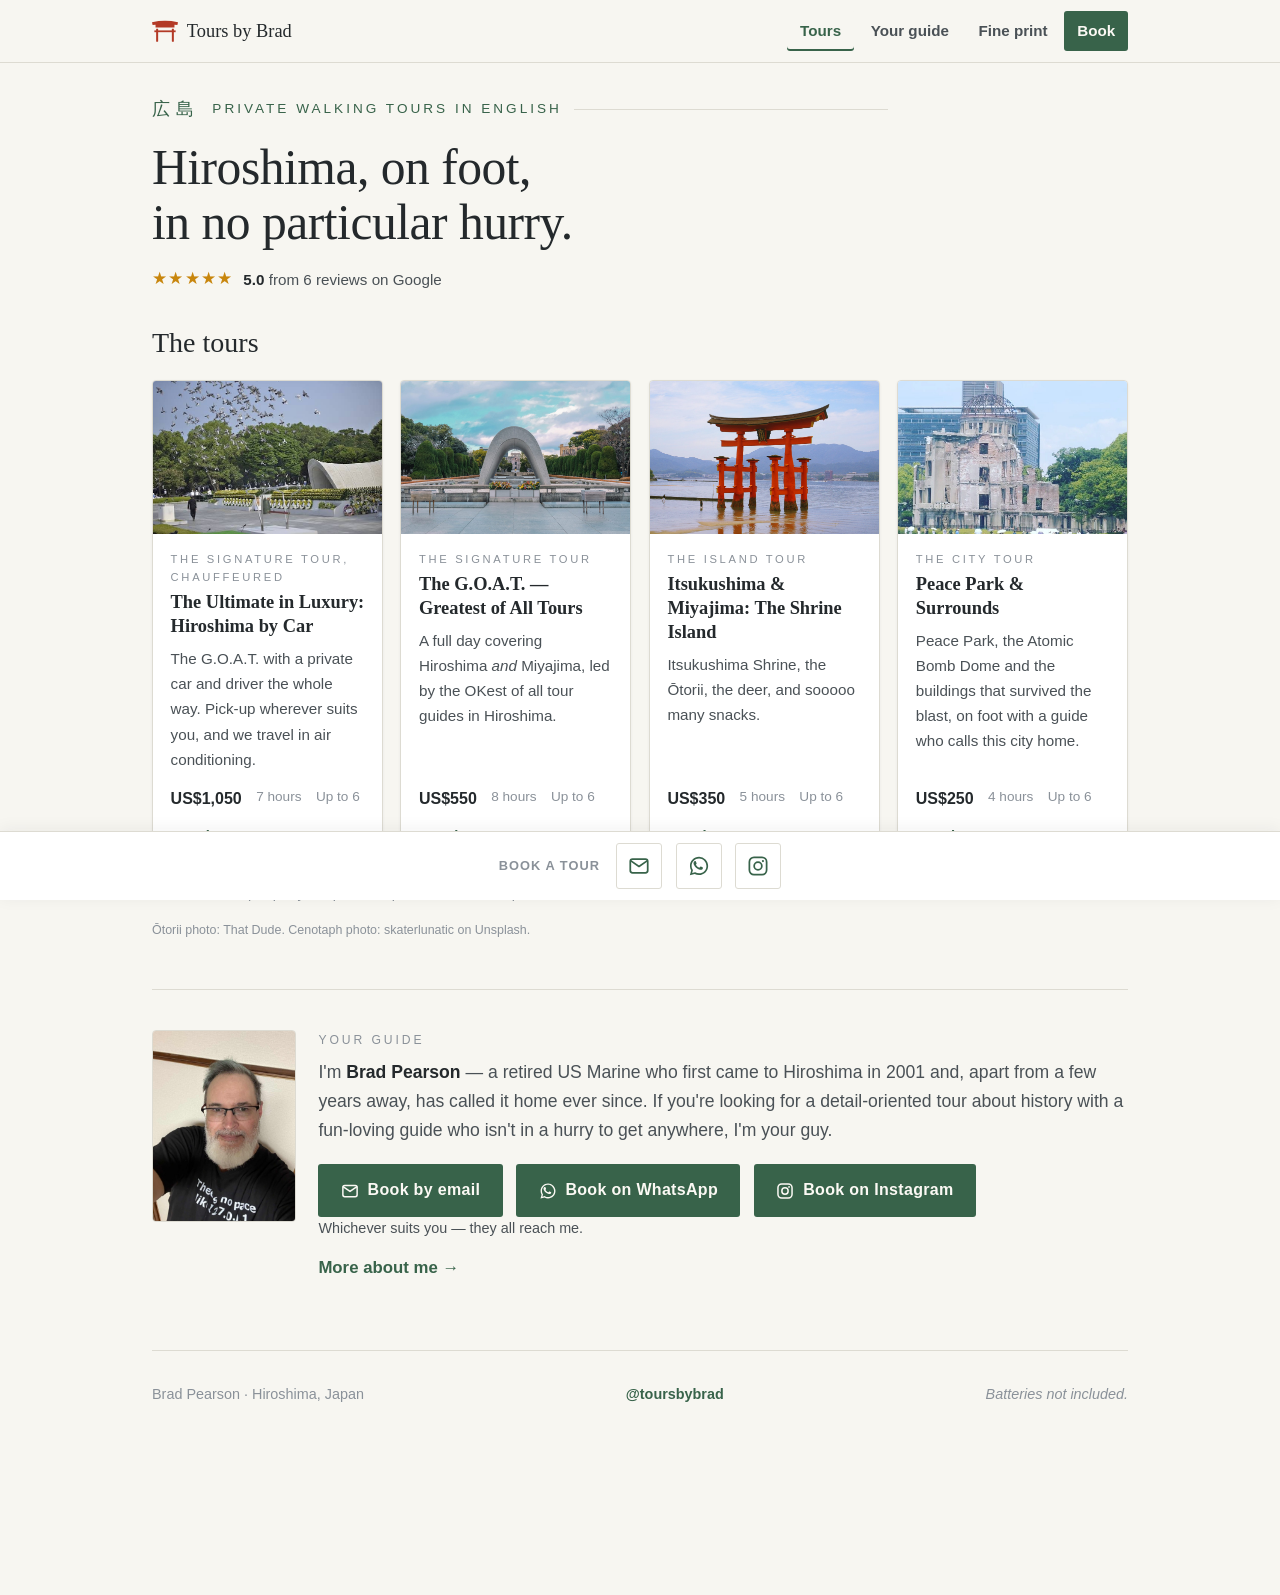
<file: index.html>
<!doctype html>
<html lang="en">
<head>
<meta charset="utf-8">
<meta name="viewport" content="width=device-width, initial-scale=1, viewport-fit=cover">
<title>Brad Pearson — Hiroshima Walking Tours</title>
<meta name="description" content="Private English-language walking tours of Hiroshima with Brad Pearson — retired US Marine, longtime resident, and detail-oriented history guide in no particular hurry.">
<meta property="og:title" content="Brad Pearson — Hiroshima Walking Tours">
<meta property="og:description" content="Private English-language walking tours of Hiroshima with Brad Pearson — retired US Marine, longtime resident, and detail-oriented history guide in no particular hurry.">
<meta property="og:type" content="website">
<meta property="og:image" content="https://toursbybrad.com/img/cenotaph.jpg">
<link rel="icon" href="data:image/svg+xml,%3Csvg xmlns='http://www.w3.org/2000/svg' viewBox='0 0 100 100'%3E%3Ctext y='.9em' font-size='90'%3E%E2%9B%A9%EF%B8%8F%3C/text%3E%3C/svg%3E">
<link rel="stylesheet" href="style.css">
  <!-- Umami Cloud: cookieless analytics, no consent banner required. -->
  <script defer src="https://cloud.umami.is/script.js" data-website-id="c7f4d0e9-4884-4bb6-a9c8-1163d4019874"></script>
</head>
<body>
<header class="topbar">
  <div class="topbar-inner">
    <a class="brand" href="index.html"><svg width="26" height="22" viewBox="0 0 44 36" fill="currentColor" aria-hidden="true"><path d="M0 3 Q22 -2 44 3 L43 8 L38 7.6 L38 12 L6 12 L6 7.6 L1 8 Z"/><rect x="7" y="14" width="3.4" height="22" rx="0.5"/><rect x="33.6" y="14" width="3.4" height="22" rx="0.5"/><rect x="4" y="17" width="36" height="3"/></svg>Tours by Brad</a>
    <nav aria-label="Site menu">
    <ul class="menu">
      <li><a href="index.html#tours" aria-current="page">Tours</a></li>
      <li><a href="about.html">Your guide</a></li>
      <li><a href="book.html#fine-print">Fine print</a></li>
      <li class="menu-book"><a href="book.html#book">Book</a></li>
    </ul>
    </nav>
  </div>
</header>

<div class="page-wide">

<header class="hero compact">
    <div class="eyebrow"><span class="kanji">広島</span><span>Private walking tours in English</span></div>
    <h1>Hiroshima, on foot,<br>in no particular hurry.</h1>
    <p class="rating">
      <span class="rating-stars" aria-hidden="true">★★★★★</span>
      <span><strong>5.0</strong> from 6 reviews on Google</span>
    </p>
    </header>

  <section id="tours">
    <div class="section-head"><h2>The tours</h2></div>
    <div class="tour-grid">
      <a class="tour-card" href="car.html">
        <img src="img/peace-bell-doves.jpg" alt="Doves rising over Peace Memorial Park" loading="lazy" width="640" height="480">
        <div class="tour-card-body">
          <div class="stop-label">The signature tour, chauffeured</div>
          <h3>The Ultimate in Luxury: Hiroshima by Car</h3>
          <p>The G.O.A.T. with a private car and driver the whole way. Pick-up wherever suits you, and we travel in air conditioning.</p>
          <div class="tour-meta"><span class="price">US$1,050</span><span>7 hours</span><span>Up to 6</span></div>
          <div class="tour-more">See the tour &rarr;</div>
        </div>
      </a>
      <a class="tour-card" href="goat.html">
        <img src="img/cenotaph.jpg" alt="The Cenotaph in Peace Memorial Park, framing the Atomic Bomb Dome" loading="lazy" width="640" height="480">
        <div class="tour-card-body">
          <div class="stop-label">The signature tour</div>
          <h3>The G.O.A.T. — Greatest of All Tours</h3>
          <p>A full day covering Hiroshima <em>and</em> Miyajima, led by the OKest of all tour guides in Hiroshima.</p>
          <div class="tour-meta"><span class="price">US$550</span><span>8 hours</span><span>Up to 6</span></div>
          <div class="tour-more">See the tour &rarr;</div>
        </div>
      </a>
      <a class="tour-card" href="shrine-island.html">
        <img src="img/otorii-colour.jpg" alt="The red Ōtorii standing in the water off Miyajima at low tide" loading="lazy" width="640" height="480">
        <div class="tour-card-body">
          <div class="stop-label">The island tour</div>
          <h3>Itsukushima &amp; Miyajima: The Shrine Island</h3>
          <p>Itsukushima Shrine, the Ōtorii, the deer, and sooooo many snacks.</p>
          <div class="tour-meta"><span class="price">US$350</span><span>5 hours</span><span>Up to 6</span></div>
          <div class="tour-more">See the tour &rarr;</div>
        </div>
      </a>
      <a class="tour-card" href="peace-park.html">
        <img src="img/abomb-dome.jpg" alt="The Atomic Bomb Dome seen across the river" loading="lazy" width="640" height="480">
        <div class="tour-card-body">
          <div class="stop-label">The city tour</div>
          <h3>Peace Park &amp; Surrounds</h3>
          <p>Peace Park, the Atomic Bomb Dome and the buildings that survived the blast, on foot with a guide who calls this city home.</p>
          <div class="tour-meta"><span class="price">US$250</span><span>4 hours</span><span>Up to 6</span></div>
          <div class="tour-more">See the tour &rarr;</div>
        </div>
      </a>
    </div>
    <p class="cta-note">Prices are flat, per party of up to 6. Tap a tour for the full plan.</p>
    <p class="photo-credit">Ōtorii photo: That Dude. Cenotaph photo: skaterlunatic on Unsplash.</p>
  </section>

  <section class="guide">
    <img src="img/brad.jpg" alt="Brad Pearson" loading="lazy" width="900" height="1200">
    <div>
      <div class="stop-label">Your guide</div>
    <p class="lede">
      I'm <strong>Brad Pearson</strong> — a retired US Marine who first came to
      Hiroshima in 2001 and, apart from a few years away, has called it home
      ever since. If you're looking for a
      detail-oriented tour about history with a fun-loving guide who isn't in a
      hurry to get anywhere, I'm your guy.
    </p>
    <div class="cta-row">
      <a class="btn-book" href="mailto:jrflippp@gmail.com?subject=Tour%20enquiry&body=Hi%20Brad%2C%0A%0AWhen%20I%27m%20looking%20to%20come%20to%20Hiroshima%3A%0A%0AHow%20many%20people%20are%20in%20my%20party%3A%0A%0AWhich%20tour%20I%27m%20interested%20in%3A%0A%0AMy%20favorite%20color%3A%0A%0A"><svg viewBox="0 0 24 24" fill="none" stroke="currentColor" stroke-width="2" stroke-linecap="round" stroke-linejoin="round" aria-hidden="true"><rect x="2.5" y="4.5" width="19" height="15" rx="2.5"/><path d="m3.2 6.4 8.8 6.1 8.8-6.1"/></svg>Book by email</a>
      <a class="btn-book" href="https://wa.me/818019024873?text=Hi%20Brad%21%20I%27d%20like%20to%20ask%20about%20a%20tour.%0A%0AWhen%20I%27m%20coming%20to%20Hiroshima%3A%0AHow%20many%20in%20my%20party%3A%0AWhich%20tour%3A%0AMy%20favorite%20color%3A%0A"><svg viewBox="0 0 24 24" fill="currentColor" aria-hidden="true"><path d="M12.04 2C6.58 2 2.13 6.45 2.13 11.91c0 1.75.46 3.46 1.32 4.96L2 22l5.25-1.38a9.9 9.9 0 0 0 4.79 1.22h.01c5.46 0 9.91-4.45 9.91-9.91 0-2.65-1.03-5.14-2.9-7.01A9.82 9.82 0 0 0 12.04 2Zm0 1.83c2.16 0 4.19.84 5.72 2.37a8.03 8.03 0 0 1 2.37 5.72c0 4.46-3.63 8.08-8.09 8.08a8.2 8.2 0 0 1-4.13-1.13l-.3-.18-3.07.81.82-3-.19-.31a8.05 8.05 0 0 1-1.24-4.29c0-4.46 3.63-8.08 8.09-8.08Z"/><path d="M8.6 7.1c-.19-.43-.39-.44-.57-.45h-.48c-.17 0-.44.06-.67.31-.23.25-.88.86-.88 2.1s.9 2.44 1.03 2.6c.13.17 1.74 2.79 4.3 3.8 2.13.84 2.56.67 3.03.63.46-.04 1.5-.61 1.71-1.2.21-.59.21-1.1.15-1.2-.06-.11-.23-.17-.48-.29-.25-.13-1.5-.74-1.73-.82-.23-.09-.4-.13-.57.12-.17.25-.65.82-.8.99-.15.17-.29.19-.54.06-.25-.12-1.07-.39-2.04-1.26-.75-.67-1.26-1.5-1.41-1.75-.15-.25-.02-.38.11-.51.11-.11.25-.29.38-.44.12-.15.16-.25.25-.42.08-.17.04-.32-.02-.44-.06-.13-.55-1.37-.77-1.87Z"/></svg>Book on WhatsApp</a>
      <a class="btn-book" href="https://instagram.com/toursbybrad"><svg viewBox="0 0 24 24" fill="none" stroke="currentColor" stroke-width="2" stroke-linecap="round" stroke-linejoin="round" aria-hidden="true"><rect x="2.6" y="2.6" width="18.8" height="18.8" rx="5"/><circle cx="12" cy="12" r="4.2"/><circle cx="17.4" cy="6.6" r="1.2" fill="currentColor" stroke="none"/></svg>Book on Instagram</a>
    </div>
    <p class="cta-note">Whichever suits you — they all reach me.</p>
      <p><a class="more" href="about.html">More about me &rarr;</a></p>
    </div>
  </section>

<script>
/* The page used to be one long scroll. Old links to its sections land on the new pages. */
(function () {
  var map = { '#currency': 'book.html#currency', '#fine-print': 'book.html#fine-print' };
  if (map[location.hash]) location.replace(map[location.hash]);
})();
</script>

  <footer>
    <span>Brad Pearson · Hiroshima, Japan</span>
    <a href="https://instagram.com/toursbybrad">@toursbybrad</a>
    <span class="footer-gag">Batteries not included.</span>
  </footer>

</div>

<nav class="contact-bar" aria-label="Contact Brad">
  <span class="cb-label">Book a tour</span>
  <a class="btn-contact" href="mailto:jrflippp@gmail.com?subject=Tour%20enquiry&body=Hi%20Brad%2C%0A%0AWhen%20I%27m%20looking%20to%20come%20to%20Hiroshima%3A%0A%0AHow%20many%20people%20are%20in%20my%20party%3A%0A%0AWhich%20tour%20I%27m%20interested%20in%3A%0A%0AMy%20favorite%20color%3A%0A%0A" aria-label="Email Brad" title="Email"><svg viewBox="0 0 24 24" fill="none" stroke="currentColor" stroke-width="1.9" stroke-linecap="round" stroke-linejoin="round" aria-hidden="true"><rect x="2.5" y="4.5" width="19" height="15" rx="2.5"/><path d="m3.2 6.4 8.8 6.1 8.8-6.1"/></svg></a>
  <a class="btn-contact" href="https://wa.me/818019024873?text=Hi%20Brad%21%20I%27d%20like%20to%20ask%20about%20a%20tour.%0A%0AWhen%20I%27m%20coming%20to%20Hiroshima%3A%0AHow%20many%20in%20my%20party%3A%0AWhich%20tour%3A%0AMy%20favorite%20color%3A%0A" aria-label="Message Brad on WhatsApp" title="WhatsApp"><svg viewBox="0 0 24 24" fill="currentColor" aria-hidden="true"><path d="M12.04 2C6.58 2 2.13 6.45 2.13 11.91c0 1.75.46 3.46 1.32 4.96L2 22l5.25-1.38a9.9 9.9 0 0 0 4.79 1.22h.01c5.46 0 9.91-4.45 9.91-9.91 0-2.65-1.03-5.14-2.9-7.01A9.82 9.82 0 0 0 12.04 2Zm0 1.83c2.16 0 4.19.84 5.72 2.37a8.03 8.03 0 0 1 2.37 5.72c0 4.46-3.63 8.08-8.09 8.08a8.2 8.2 0 0 1-4.13-1.13l-.3-.18-3.07.81.82-3-.19-.31a8.05 8.05 0 0 1-1.24-4.29c0-4.46 3.63-8.08 8.09-8.08Z"/><path d="M8.6 7.1c-.19-.43-.39-.44-.57-.45h-.48c-.17 0-.44.06-.67.31-.23.25-.88.86-.88 2.1s.9 2.44 1.03 2.6c.13.17 1.74 2.79 4.3 3.8 2.13.84 2.56.67 3.03.63.46-.04 1.5-.61 1.71-1.2.21-.59.21-1.1.15-1.2-.06-.11-.23-.17-.48-.29-.25-.13-1.5-.74-1.73-.82-.23-.09-.4-.13-.57.12-.17.25-.65.82-.8.99-.15.17-.29.19-.54.06-.25-.12-1.07-.39-2.04-1.26-.75-.67-1.26-1.5-1.41-1.75-.15-.25-.02-.38.11-.51.11-.11.25-.29.38-.44.12-.15.16-.25.25-.42.08-.17.04-.32-.02-.44-.06-.13-.55-1.37-.77-1.87Z"/></svg></a>
  <a class="btn-contact" href="https://instagram.com/toursbybrad" aria-label="Brad on Instagram" title="Instagram"><svg viewBox="0 0 24 24" fill="none" stroke="currentColor" stroke-width="1.9" stroke-linecap="round" stroke-linejoin="round" aria-hidden="true"><rect x="2.6" y="2.6" width="18.8" height="18.8" rx="5"/><circle cx="12" cy="12" r="4.2"/><circle cx="17.4" cy="6.6" r="1.2" fill="currentColor" stroke="none"/></svg></a>
</nav>

</body>
</html>
</file>
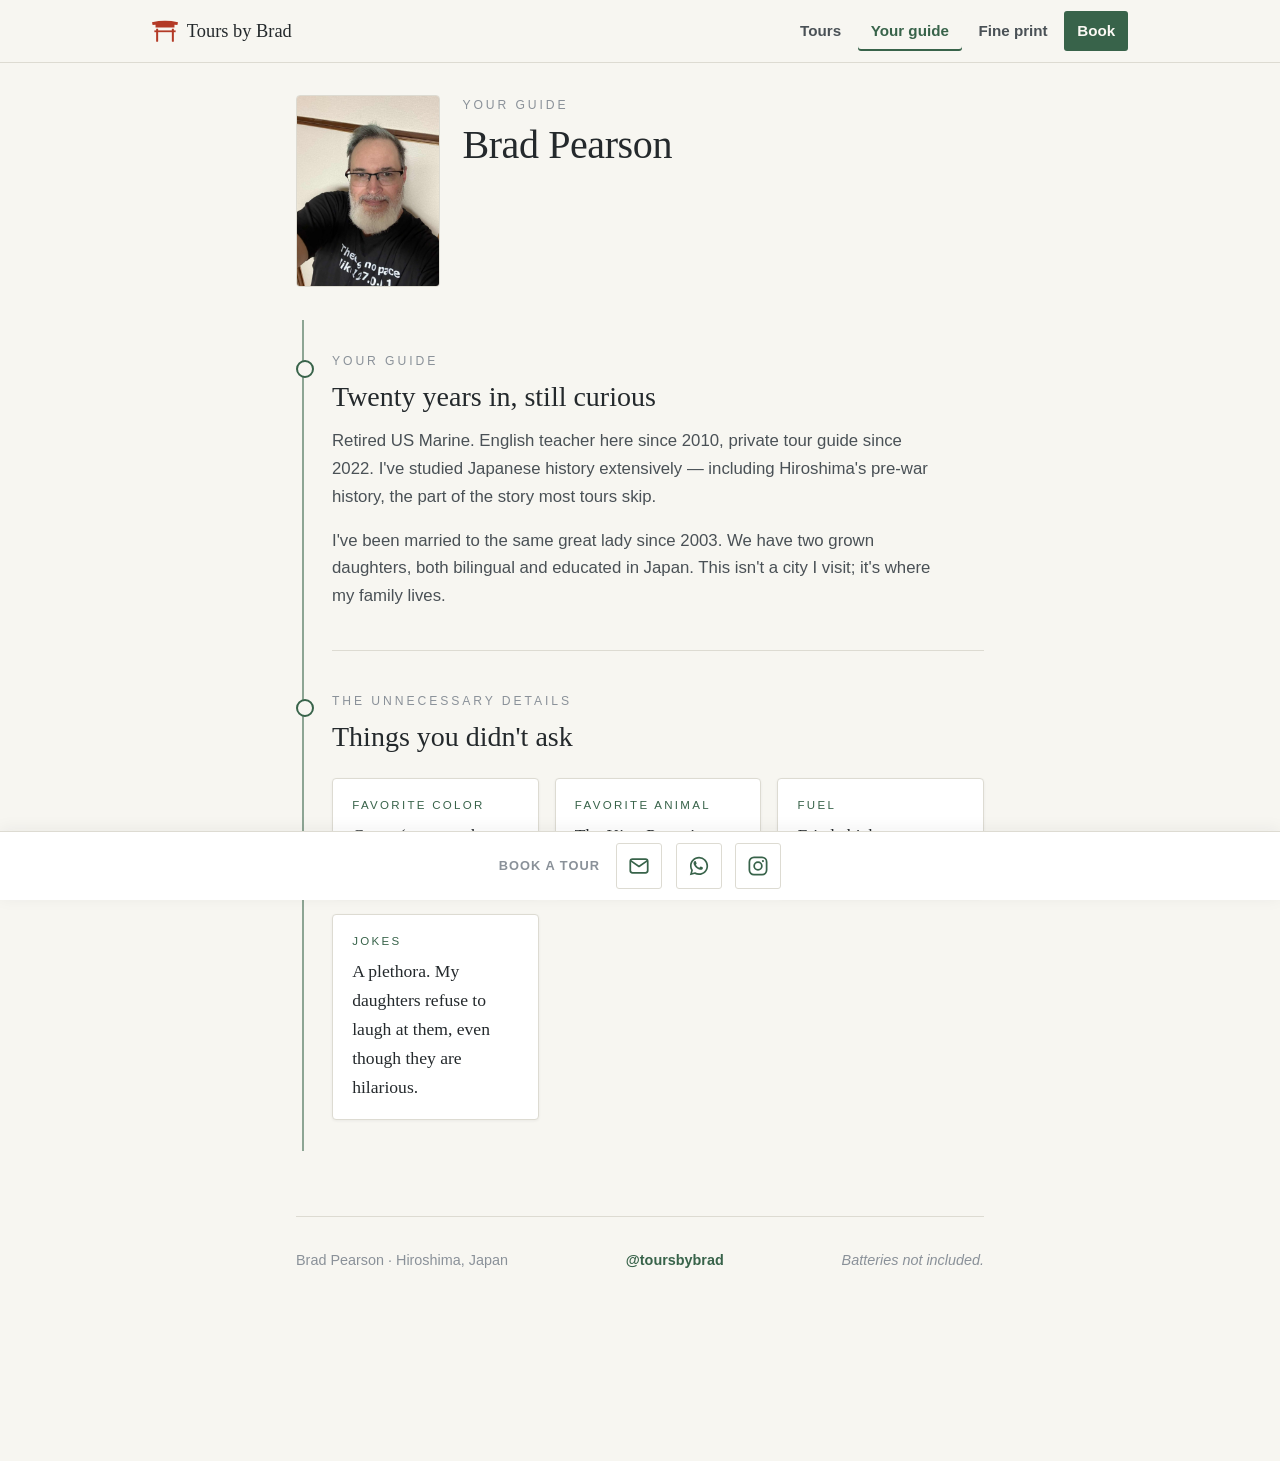
<file: about.html>
<!doctype html>
<html lang="en">
<head>
<meta charset="utf-8">
<meta name="viewport" content="width=device-width, initial-scale=1, viewport-fit=cover">
<title>Your guide — Tours by Brad</title>
<meta name="description" content="Brad Pearson: retired US Marine, English teacher in Hiroshima since 2010, private tour guide since 2022.">
<meta property="og:title" content="Your guide — Tours by Brad">
<meta property="og:description" content="Brad Pearson: retired US Marine, English teacher in Hiroshima since 2010, private tour guide since 2022.">
<meta property="og:type" content="website">
<meta property="og:image" content="https://toursbybrad.com/img/brad.jpg">
<link rel="icon" href="data:image/svg+xml,%3Csvg xmlns='http://www.w3.org/2000/svg' viewBox='0 0 100 100'%3E%3Ctext y='.9em' font-size='90'%3E%E2%9B%A9%EF%B8%8F%3C/text%3E%3C/svg%3E">
<link rel="stylesheet" href="style.css">
  <!-- Umami Cloud: cookieless analytics, no consent banner required. -->
  <script defer src="https://cloud.umami.is/script.js" data-website-id="c7f4d0e9-4884-4bb6-a9c8-1163d4019874"></script>
</head>
<body>
<header class="topbar">
  <div class="topbar-inner">
    <a class="brand" href="index.html"><svg width="26" height="22" viewBox="0 0 44 36" fill="currentColor" aria-hidden="true"><path d="M0 3 Q22 -2 44 3 L43 8 L38 7.6 L38 12 L6 12 L6 7.6 L1 8 Z"/><rect x="7" y="14" width="3.4" height="22" rx="0.5"/><rect x="33.6" y="14" width="3.4" height="22" rx="0.5"/><rect x="4" y="17" width="36" height="3"/></svg>Tours by Brad</a>
    <nav aria-label="Site menu">
    <ul class="menu">
      <li><a href="index.html#tours">Tours</a></li>
      <li><a href="about.html" aria-current="page">Your guide</a></li>
      <li><a href="book.html#fine-print">Fine print</a></li>
      <li class="menu-book"><a href="book.html#book">Book</a></li>
    </ul>
    </nav>
  </div>
</header>

<div class="page">

  <section class="guide" style="border-top:0;margin-top:2rem;padding-top:0">
    <img src="img/brad.jpg" alt="Brad Pearson" width="900" height="1200">
    <div>
      <div class="stop-label">Your guide</div>
      <h1 style="font-size:clamp(1.9rem,5vw,2.5rem)">Brad Pearson</h1>
    </div>
  </section>

  <main class="route" style="margin-top:1.5rem">
    <section class="stop">
      <div class="stop-label">Your guide</div>
      <h2>Twenty years in, still curious</h2>
      <p>
        Retired US Marine. English teacher here since 2010, private tour guide
        since 2022. I've studied Japanese history
        extensively — including Hiroshima's pre-war history, the part of the
        story most tours skip.
      </p>
      <p>
        I've been married to the same great lady since 2003. We have
        two grown daughters, both bilingual and educated in Japan. This
        isn't a city I visit; it's where my family lives.
      </p>
    </section>

    <section class="stop">
      <div class="stop-label">The unnecessary details</div>
      <h2>Things you didn't ask</h2>
      <div class="trivia">
        <div class="fact-card">
          <div class="fact-label">Favorite color</div>
          <div class="fact-value">Green (you may have noticed)</div>
        </div>
        <div class="fact-card">
          <div class="fact-label">Favorite animal</div>
          <div class="fact-value">The King Penguin</div>
        </div>
        <div class="fact-card">
          <div class="fact-label">Fuel</div>
          <div class="fact-value">Fried chicken</div>
        </div>
        <div class="fact-card">
          <div class="fact-label">Jokes</div>
          <div class="fact-value">A plethora. My daughters refuse to laugh at them, even though they are hilarious.</div>
        </div>
      </div>
    </section>
  </main>

  <footer>
    <span>Brad Pearson · Hiroshima, Japan</span>
    <a href="https://instagram.com/toursbybrad">@toursbybrad</a>
    <span class="footer-gag">Batteries not included.</span>
  </footer>

</div>

<nav class="contact-bar" aria-label="Contact Brad">
  <span class="cb-label">Book a tour</span>
  <a class="btn-contact" href="mailto:jrflippp@gmail.com?subject=Tour%20enquiry&body=Hi%20Brad%2C%0A%0AWhen%20I%27m%20looking%20to%20come%20to%20Hiroshima%3A%0A%0AHow%20many%20people%20are%20in%20my%20party%3A%0A%0AWhich%20tour%20I%27m%20interested%20in%3A%0A%0AMy%20favorite%20color%3A%0A%0A" aria-label="Email Brad" title="Email"><svg viewBox="0 0 24 24" fill="none" stroke="currentColor" stroke-width="1.9" stroke-linecap="round" stroke-linejoin="round" aria-hidden="true"><rect x="2.5" y="4.5" width="19" height="15" rx="2.5"/><path d="m3.2 6.4 8.8 6.1 8.8-6.1"/></svg></a>
  <a class="btn-contact" href="https://wa.me/818019024873?text=Hi%20Brad%21%20I%27d%20like%20to%20ask%20about%20a%20tour.%0A%0AWhen%20I%27m%20coming%20to%20Hiroshima%3A%0AHow%20many%20in%20my%20party%3A%0AWhich%20tour%3A%0AMy%20favorite%20color%3A%0A" aria-label="Message Brad on WhatsApp" title="WhatsApp"><svg viewBox="0 0 24 24" fill="currentColor" aria-hidden="true"><path d="M12.04 2C6.58 2 2.13 6.45 2.13 11.91c0 1.75.46 3.46 1.32 4.96L2 22l5.25-1.38a9.9 9.9 0 0 0 4.79 1.22h.01c5.46 0 9.91-4.45 9.91-9.91 0-2.65-1.03-5.14-2.9-7.01A9.82 9.82 0 0 0 12.04 2Zm0 1.83c2.16 0 4.19.84 5.72 2.37a8.03 8.03 0 0 1 2.37 5.72c0 4.46-3.63 8.08-8.09 8.08a8.2 8.2 0 0 1-4.13-1.13l-.3-.18-3.07.81.82-3-.19-.31a8.05 8.05 0 0 1-1.24-4.29c0-4.46 3.63-8.08 8.09-8.08Z"/><path d="M8.6 7.1c-.19-.43-.39-.44-.57-.45h-.48c-.17 0-.44.06-.67.31-.23.25-.88.86-.88 2.1s.9 2.44 1.03 2.6c.13.17 1.74 2.79 4.3 3.8 2.13.84 2.56.67 3.03.63.46-.04 1.5-.61 1.71-1.2.21-.59.21-1.1.15-1.2-.06-.11-.23-.17-.48-.29-.25-.13-1.5-.74-1.73-.82-.23-.09-.4-.13-.57.12-.17.25-.65.82-.8.99-.15.17-.29.19-.54.06-.25-.12-1.07-.39-2.04-1.26-.75-.67-1.26-1.5-1.41-1.75-.15-.25-.02-.38.11-.51.11-.11.25-.29.38-.44.12-.15.16-.25.25-.42.08-.17.04-.32-.02-.44-.06-.13-.55-1.37-.77-1.87Z"/></svg></a>
  <a class="btn-contact" href="https://instagram.com/toursbybrad" aria-label="Brad on Instagram" title="Instagram"><svg viewBox="0 0 24 24" fill="none" stroke="currentColor" stroke-width="1.9" stroke-linecap="round" stroke-linejoin="round" aria-hidden="true"><rect x="2.6" y="2.6" width="18.8" height="18.8" rx="5"/><circle cx="12" cy="12" r="4.2"/><circle cx="17.4" cy="6.6" r="1.2" fill="currentColor" stroke="none"/></svg></a>
</nav>

</body>
</html>
</file>
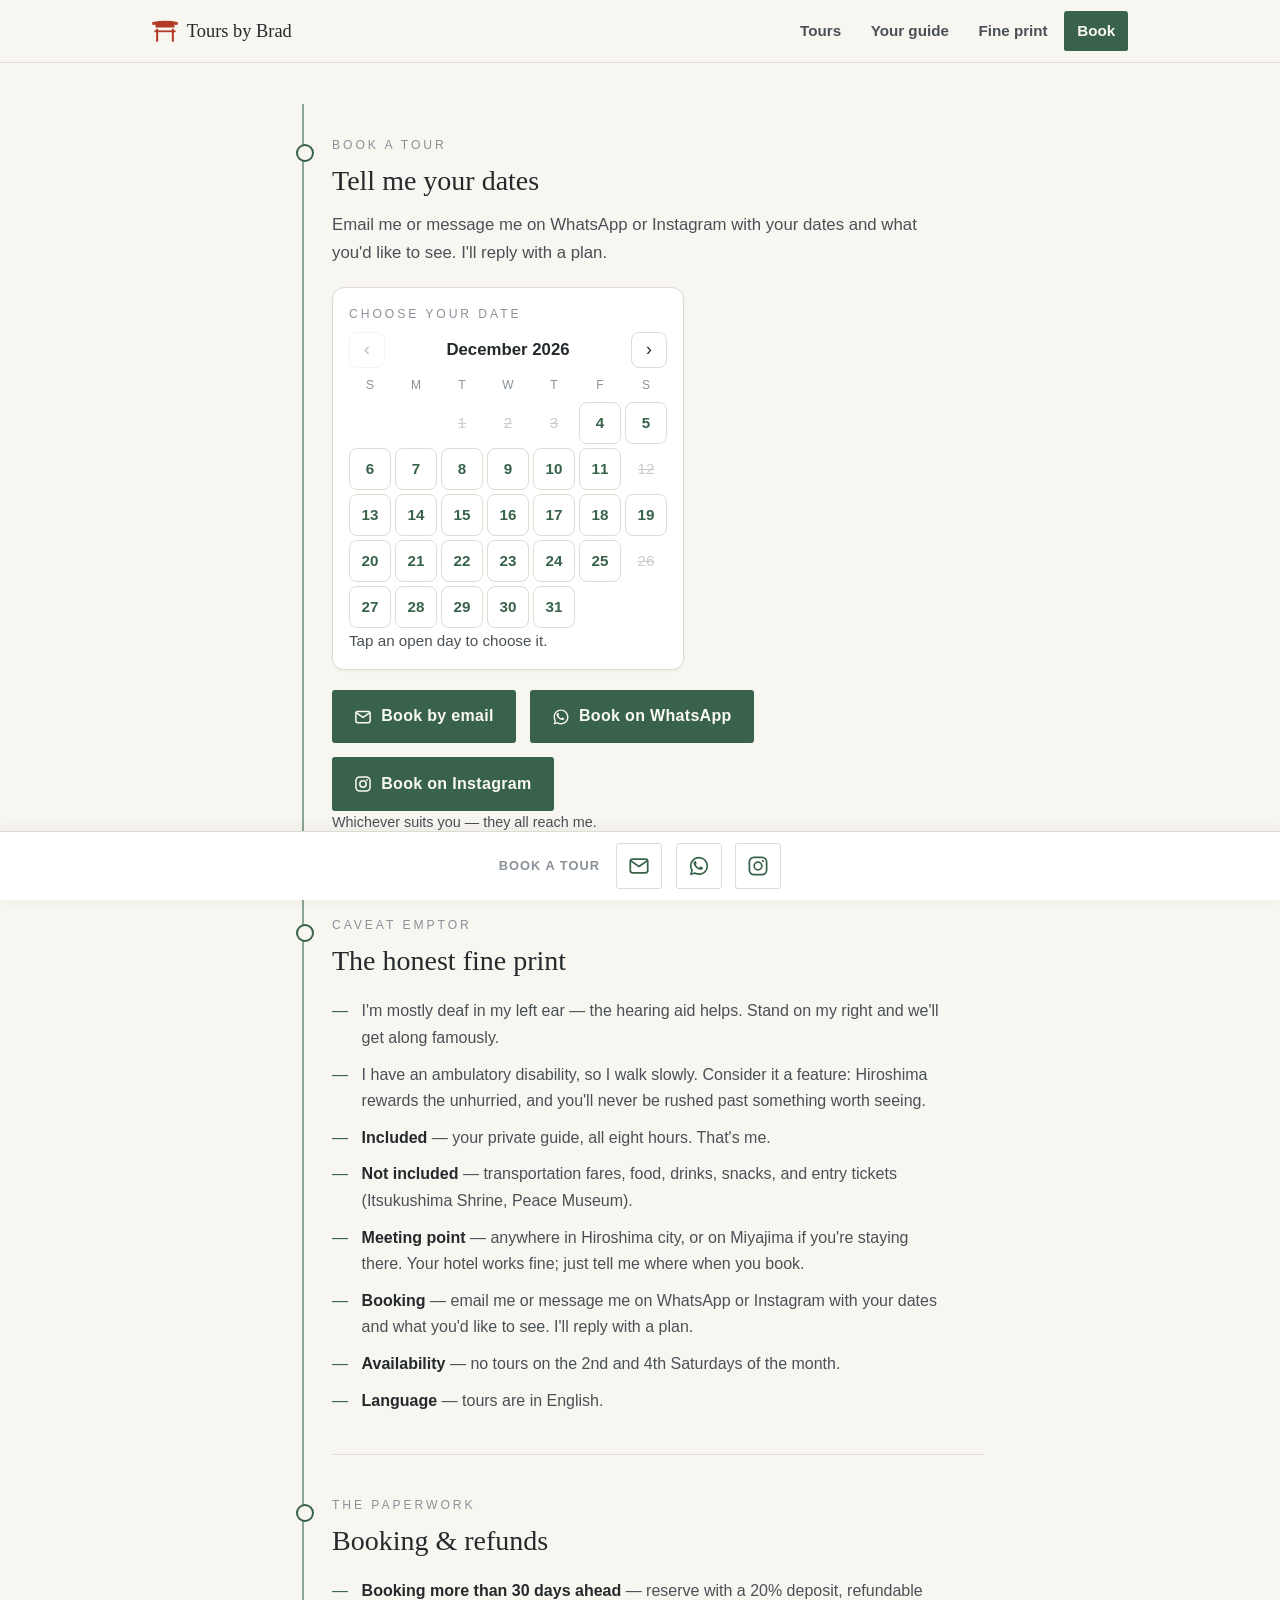
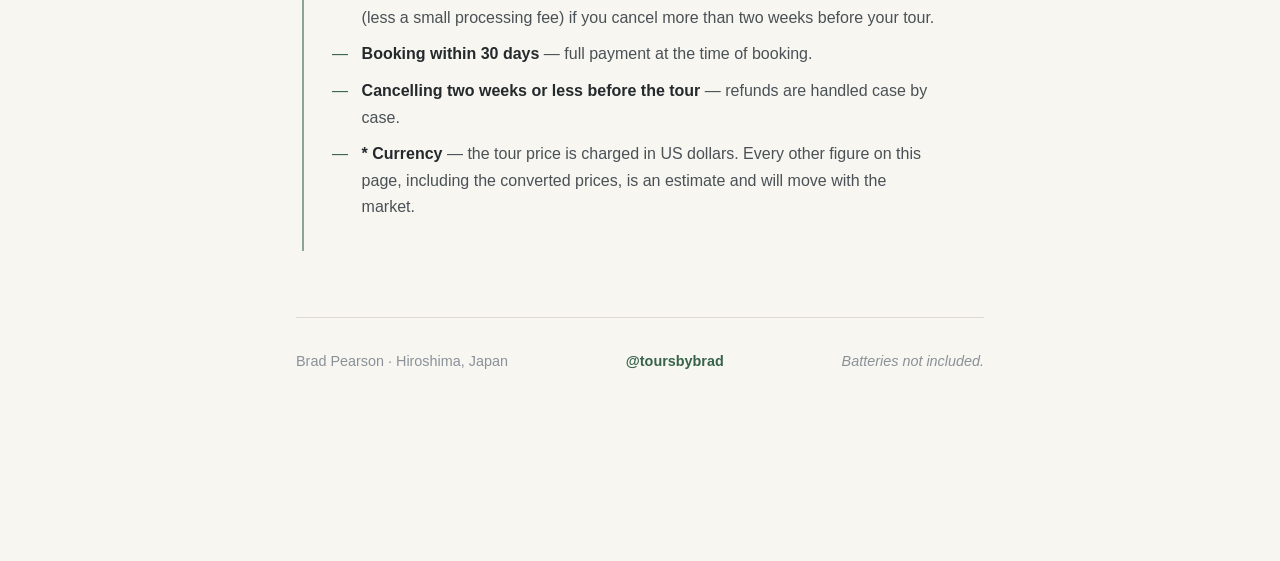
<file: book.html>
<!doctype html>
<html lang="en">
<head>
<meta charset="utf-8">
<meta name="viewport" content="width=device-width, initial-scale=1, viewport-fit=cover">
<title>Book a tour — Tours by Brad</title>
<meta name="description" content="How to book a private Hiroshima tour with Brad Pearson, and the honest fine print.">
<meta property="og:title" content="Book a tour — Tours by Brad">
<meta property="og:description" content="How to book a private Hiroshima tour with Brad Pearson, and the honest fine print.">
<meta property="og:type" content="website">
<meta property="og:image" content="https://toursbybrad.com/img/cenotaph.jpg">
<link rel="icon" href="data:image/svg+xml,%3Csvg xmlns='http://www.w3.org/2000/svg' viewBox='0 0 100 100'%3E%3Ctext y='.9em' font-size='90'%3E%E2%9B%A9%EF%B8%8F%3C/text%3E%3C/svg%3E">
<link rel="stylesheet" href="style.css">
  <!-- Umami Cloud: cookieless analytics, no consent banner required. -->
  <script defer src="https://cloud.umami.is/script.js" data-website-id="c7f4d0e9-4884-4bb6-a9c8-1163d4019874"></script>
</head>
<body>
<header class="topbar">
  <div class="topbar-inner">
    <a class="brand" href="index.html"><svg width="26" height="22" viewBox="0 0 44 36" fill="currentColor" aria-hidden="true"><path d="M0 3 Q22 -2 44 3 L43 8 L38 7.6 L38 12 L6 12 L6 7.6 L1 8 Z"/><rect x="7" y="14" width="3.4" height="22" rx="0.5"/><rect x="33.6" y="14" width="3.4" height="22" rx="0.5"/><rect x="4" y="17" width="36" height="3"/></svg>Tours by Brad</a>
    <nav aria-label="Site menu">
    <ul class="menu">
      <li><a href="index.html#tours">Tours</a></li>
      <li><a href="about.html">Your guide</a></li>
      <li><a href="book.html#fine-print">Fine print</a></li>
      <li class="menu-book"><a href="book.html#book" aria-current="page">Book</a></li>
    </ul>
    </nav>
  </div>
</header>

<div class="page">

  <main class="route" style="margin-top:2rem">
    <section class="stop" id="book">
      <div class="stop-label">Book a tour</div>
      <h2>Tell me your dates</h2>
      <p>Email me or message me on WhatsApp or Instagram with your dates and what you'd like to see. I'll reply with a plan.</p>
    <div class="datepick" id="datepick" hidden>
      <div class="stop-label">Choose your date</div>
      <div class="dp-head">
        <button type="button" class="dp-prev" aria-label="Previous month">&#8249;</button>
        <span class="dp-month" aria-live="polite"></span>
        <button type="button" class="dp-next" aria-label="Next month">&#8250;</button>
      </div>
      <div class="dp-grid"></div>
      <p class="dp-picked" aria-live="polite"></p>
    </div>
    <div class="cta-row" style="margin-top:1.25rem">
      <a class="btn-book" href="mailto:jrflippp@gmail.com?subject=Tour%20enquiry&body=Hi%20Brad%2C%0A%0AWhen%20I%27m%20looking%20to%20come%20to%20Hiroshima%3A%0A%0AHow%20many%20people%20are%20in%20my%20party%3A%0A%0AWhich%20tour%20I%27m%20interested%20in%3A%0A%0AMy%20favorite%20color%3A%0A%0A"><svg viewBox="0 0 24 24" fill="none" stroke="currentColor" stroke-width="2" stroke-linecap="round" stroke-linejoin="round" aria-hidden="true"><rect x="2.5" y="4.5" width="19" height="15" rx="2.5"/><path d="m3.2 6.4 8.8 6.1 8.8-6.1"/></svg>Book by email</a>
      <a class="btn-book" href="https://wa.me/818019024873?text=Hi%20Brad%21%20I%27d%20like%20to%20ask%20about%20a%20tour.%0A%0AWhen%20I%27m%20coming%20to%20Hiroshima%3A%0AHow%20many%20in%20my%20party%3A%0AWhich%20tour%3A%0AMy%20favorite%20color%3A%0A"><svg viewBox="0 0 24 24" fill="currentColor" aria-hidden="true"><path d="M12.04 2C6.58 2 2.13 6.45 2.13 11.91c0 1.75.46 3.46 1.32 4.96L2 22l5.25-1.38a9.9 9.9 0 0 0 4.79 1.22h.01c5.46 0 9.91-4.45 9.91-9.91 0-2.65-1.03-5.14-2.9-7.01A9.82 9.82 0 0 0 12.04 2Zm0 1.83c2.16 0 4.19.84 5.72 2.37a8.03 8.03 0 0 1 2.37 5.72c0 4.46-3.63 8.08-8.09 8.08a8.2 8.2 0 0 1-4.13-1.13l-.3-.18-3.07.81.82-3-.19-.31a8.05 8.05 0 0 1-1.24-4.29c0-4.46 3.63-8.08 8.09-8.08Z"/><path d="M8.6 7.1c-.19-.43-.39-.44-.57-.45h-.48c-.17 0-.44.06-.67.31-.23.25-.88.86-.88 2.1s.9 2.44 1.03 2.6c.13.17 1.74 2.79 4.3 3.8 2.13.84 2.56.67 3.03.63.46-.04 1.5-.61 1.71-1.2.21-.59.21-1.1.15-1.2-.06-.11-.23-.17-.48-.29-.25-.13-1.5-.74-1.73-.82-.23-.09-.4-.13-.57.12-.17.25-.65.82-.8.99-.15.17-.29.19-.54.06-.25-.12-1.07-.39-2.04-1.26-.75-.67-1.26-1.5-1.41-1.75-.15-.25-.02-.38.11-.51.11-.11.25-.29.38-.44.12-.15.16-.25.25-.42.08-.17.04-.32-.02-.44-.06-.13-.55-1.37-.77-1.87Z"/></svg>Book on WhatsApp</a>
      <a class="btn-book" href="https://instagram.com/toursbybrad"><svg viewBox="0 0 24 24" fill="none" stroke="currentColor" stroke-width="2" stroke-linecap="round" stroke-linejoin="round" aria-hidden="true"><rect x="2.6" y="2.6" width="18.8" height="18.8" rx="5"/><circle cx="12" cy="12" r="4.2"/><circle cx="17.4" cy="6.6" r="1.2" fill="currentColor" stroke="none"/></svg>Book on Instagram</a>
    </div>
    <p class="cta-note">Whichever suits you — they all reach me.</p>
    </section>

    <section class="stop" id="fine-print">
      <div class="stop-label">Caveat emptor</div>
      <h2>The honest fine print</h2>
      <ul class="facts">
        <li><span>I'm mostly deaf in my left ear — the hearing aid helps. Stand on my right and we'll get along famously.</span></li>
        <li><span>I have an ambulatory disability, so I walk slowly. Consider it a feature: Hiroshima rewards the unhurried, and you'll never be rushed past something worth seeing.</span></li>
        <li><span><strong>Included</strong> — your private guide, all eight hours. That's me.</span></li>
        <li><span><strong>Not included</strong> — transportation fares, food, drinks, snacks, and entry tickets (Itsukushima Shrine, Peace Museum).</span></li>
        <li><span><strong>Meeting point</strong> — anywhere in Hiroshima city, or on Miyajima if you're staying there. Your hotel works fine; just tell me where when you book.</span></li>
        <li><span><strong>Booking</strong> — email me or message me on WhatsApp or Instagram with your dates and what you'd like to see. I'll reply with a plan.</span></li>
        <li><span><strong>Availability</strong> — no tours on the 2nd and 4th Saturdays of the month.</span></li>
        <li><span><strong>Language</strong> — tours are in English.</span></li>
      </ul>
    </section>

    <section class="stop">
      <div class="stop-label">The paperwork</div>
      <h2>Booking &amp; refunds</h2>
      <ul class="facts">
        <li><span><strong>Booking more than 30 days ahead</strong> — reserve
        with a 20% deposit, refundable (less a small processing fee) if you
        cancel more than two weeks before your tour.</span></li>
        <li><span><strong>Booking within 30 days</strong> — full payment at
        the time of booking.</span></li>
        <li><span><strong>Cancelling two weeks or less before the tour</strong>
        — refunds are handled case by case.</span></li>
        <li id="currency"><span><strong>* Currency</strong> — the tour price is charged in
        US dollars. Every other figure on this page, including the converted
        prices, is an estimate and will move with the market.</span></li>
      </ul>
    </section>
  </main>

  <footer>
    <span>Brad Pearson · Hiroshima, Japan</span>
    <a href="https://instagram.com/toursbybrad">@toursbybrad</a>
    <span class="footer-gag">Batteries not included.</span>
  </footer>

</div>

<nav class="contact-bar" aria-label="Contact Brad">
  <span class="cb-label">Book a tour</span>
  <a class="btn-contact" href="mailto:jrflippp@gmail.com?subject=Tour%20enquiry&body=Hi%20Brad%2C%0A%0AWhen%20I%27m%20looking%20to%20come%20to%20Hiroshima%3A%0A%0AHow%20many%20people%20are%20in%20my%20party%3A%0A%0AWhich%20tour%20I%27m%20interested%20in%3A%0A%0AMy%20favorite%20color%3A%0A%0A" aria-label="Email Brad" title="Email"><svg viewBox="0 0 24 24" fill="none" stroke="currentColor" stroke-width="1.9" stroke-linecap="round" stroke-linejoin="round" aria-hidden="true"><rect x="2.5" y="4.5" width="19" height="15" rx="2.5"/><path d="m3.2 6.4 8.8 6.1 8.8-6.1"/></svg></a>
  <a class="btn-contact" href="https://wa.me/818019024873?text=Hi%20Brad%21%20I%27d%20like%20to%20ask%20about%20a%20tour.%0A%0AWhen%20I%27m%20coming%20to%20Hiroshima%3A%0AHow%20many%20in%20my%20party%3A%0AWhich%20tour%3A%0AMy%20favorite%20color%3A%0A" aria-label="Message Brad on WhatsApp" title="WhatsApp"><svg viewBox="0 0 24 24" fill="currentColor" aria-hidden="true"><path d="M12.04 2C6.58 2 2.13 6.45 2.13 11.91c0 1.75.46 3.46 1.32 4.96L2 22l5.25-1.38a9.9 9.9 0 0 0 4.79 1.22h.01c5.46 0 9.91-4.45 9.91-9.91 0-2.65-1.03-5.14-2.9-7.01A9.82 9.82 0 0 0 12.04 2Zm0 1.83c2.16 0 4.19.84 5.72 2.37a8.03 8.03 0 0 1 2.37 5.72c0 4.46-3.63 8.08-8.09 8.08a8.2 8.2 0 0 1-4.13-1.13l-.3-.18-3.07.81.82-3-.19-.31a8.05 8.05 0 0 1-1.24-4.29c0-4.46 3.63-8.08 8.09-8.08Z"/><path d="M8.6 7.1c-.19-.43-.39-.44-.57-.45h-.48c-.17 0-.44.06-.67.31-.23.25-.88.86-.88 2.1s.9 2.44 1.03 2.6c.13.17 1.74 2.79 4.3 3.8 2.13.84 2.56.67 3.03.63.46-.04 1.5-.61 1.71-1.2.21-.59.21-1.1.15-1.2-.06-.11-.23-.17-.48-.29-.25-.13-1.5-.74-1.73-.82-.23-.09-.4-.13-.57.12-.17.25-.65.82-.8.99-.15.17-.29.19-.54.06-.25-.12-1.07-.39-2.04-1.26-.75-.67-1.26-1.5-1.41-1.75-.15-.25-.02-.38.11-.51.11-.11.25-.29.38-.44.12-.15.16-.25.25-.42.08-.17.04-.32-.02-.44-.06-.13-.55-1.37-.77-1.87Z"/></svg></a>
  <a class="btn-contact" href="https://instagram.com/toursbybrad" aria-label="Brad on Instagram" title="Instagram"><svg viewBox="0 0 24 24" fill="none" stroke="currentColor" stroke-width="1.9" stroke-linecap="round" stroke-linejoin="round" aria-hidden="true"><rect x="2.6" y="2.6" width="18.8" height="18.8" rx="5"/><circle cx="12" cy="12" r="4.2"/><circle cx="17.4" cy="6.6" r="1.2" fill="currentColor" stroke="none"/></svg></a>
</nav>

<script src="dates.js"></script>
</body>
</html>
</file>
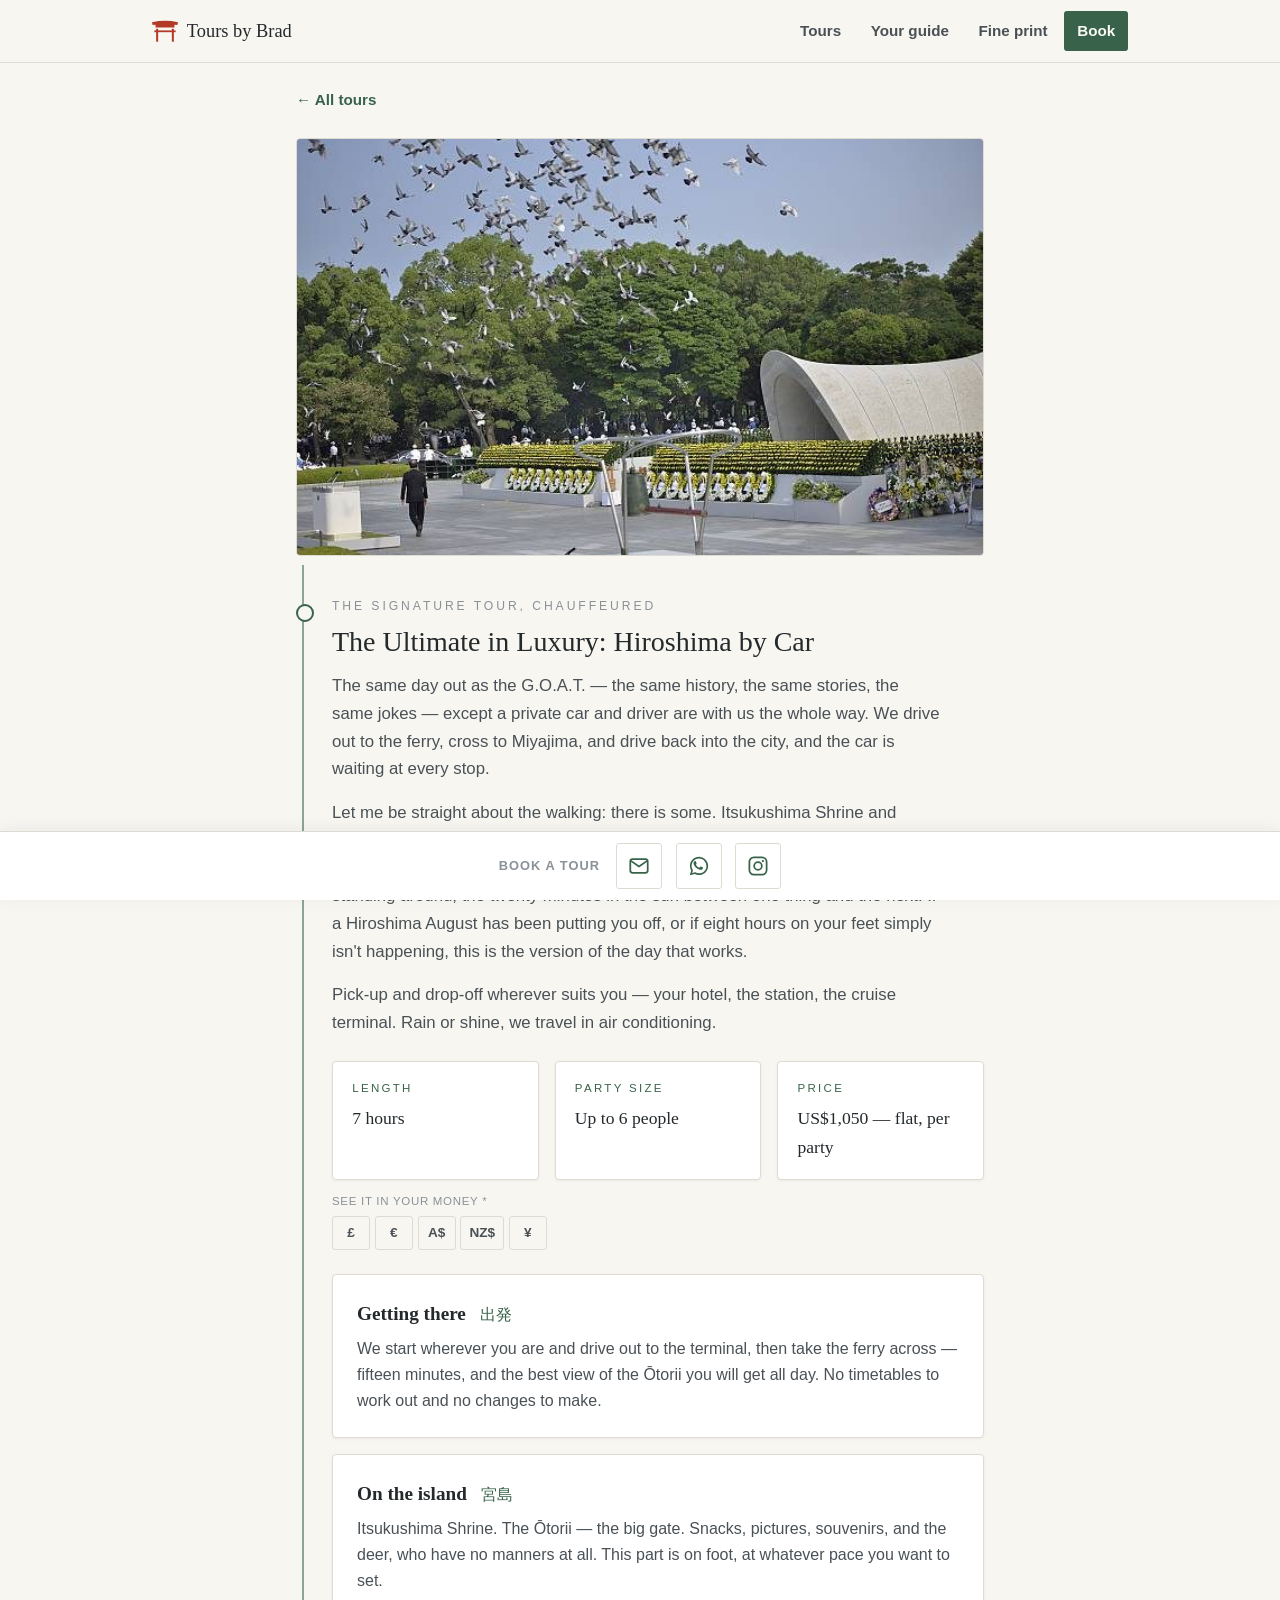
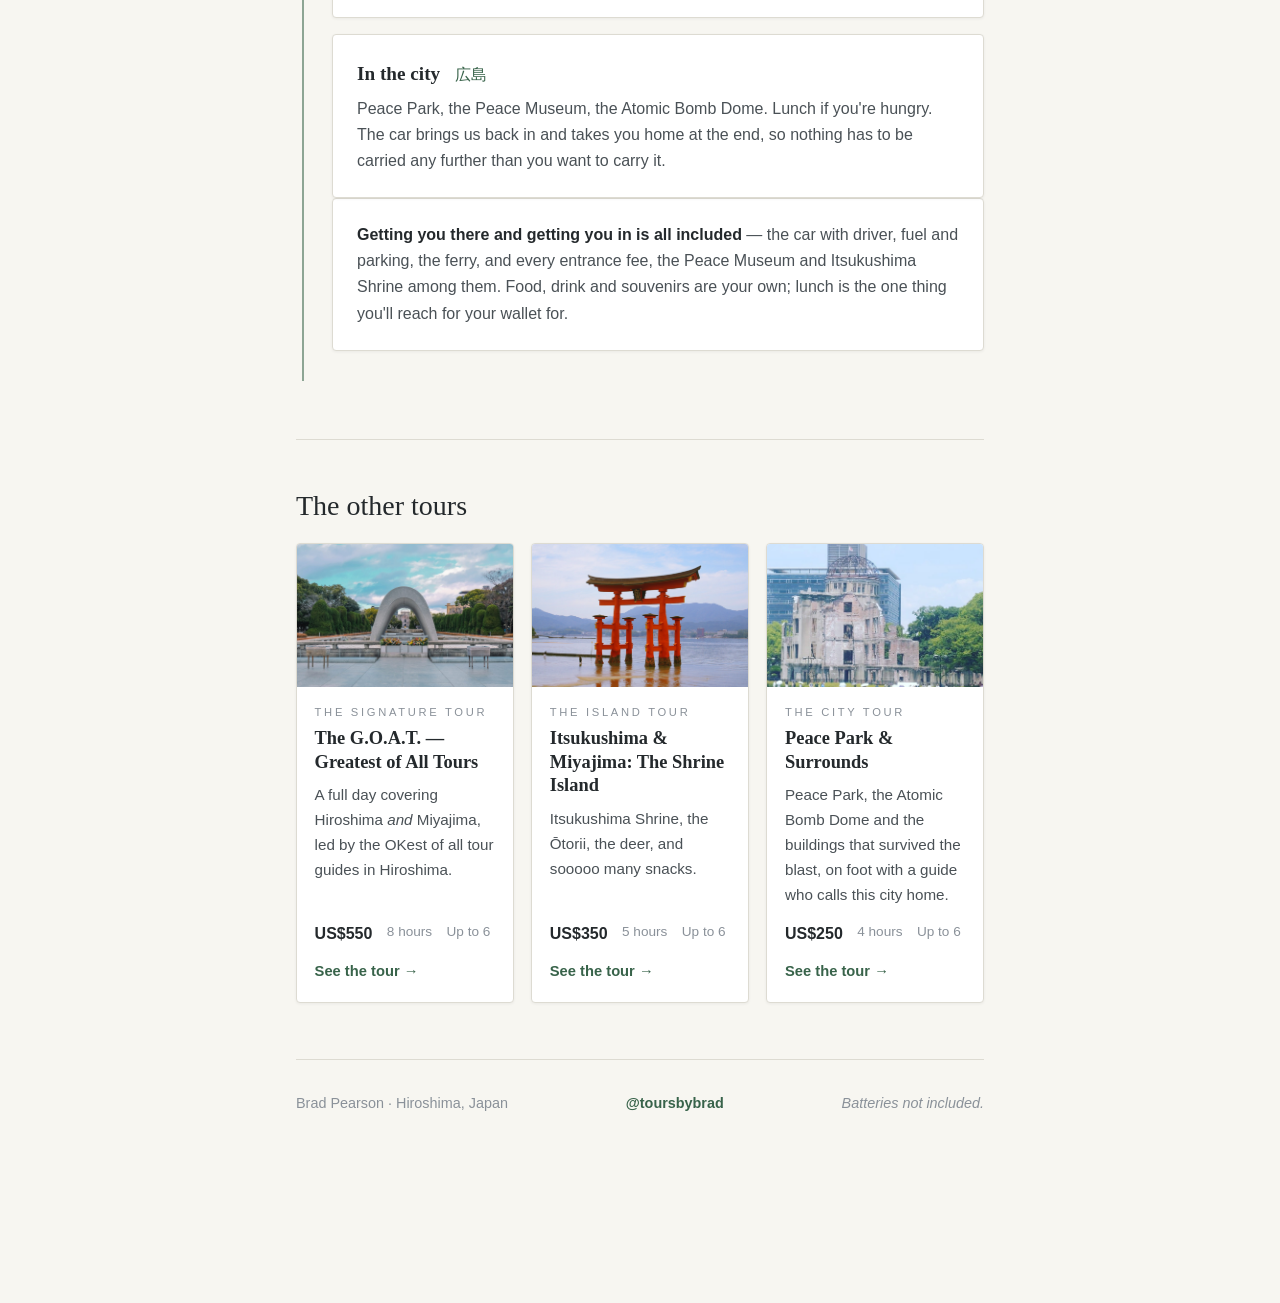
<file: car.html>
<!doctype html>
<html lang="en">
<head>
<meta charset="utf-8">
<meta name="viewport" content="width=device-width, initial-scale=1, viewport-fit=cover">
<title>The Ultimate in Luxury: Hiroshima by Car — Tours by Brad</title>
<meta name="description" content="The G.O.A.T. with a private car and driver the whole way. Pick-up wherever suits you, and we travel in air conditioning.">
<meta property="og:title" content="The Ultimate in Luxury: Hiroshima by Car — Tours by Brad">
<meta property="og:description" content="The G.O.A.T. with a private car and driver the whole way. Pick-up wherever suits you, and we travel in air conditioning.">
<meta property="og:type" content="website">
<meta property="og:image" content="https://toursbybrad.com/img/peace-bell-doves.jpg">
<link rel="icon" href="data:image/svg+xml,%3Csvg xmlns='http://www.w3.org/2000/svg' viewBox='0 0 100 100'%3E%3Ctext y='.9em' font-size='90'%3E%E2%9B%A9%EF%B8%8F%3C/text%3E%3C/svg%3E">
<link rel="stylesheet" href="style.css">
  <!-- Umami Cloud: cookieless analytics, no consent banner required. -->
  <script defer src="https://cloud.umami.is/script.js" data-website-id="c7f4d0e9-4884-4bb6-a9c8-1163d4019874"></script>
</head>
<body>
<header class="topbar">
  <div class="topbar-inner">
    <a class="brand" href="index.html"><svg width="26" height="22" viewBox="0 0 44 36" fill="currentColor" aria-hidden="true"><path d="M0 3 Q22 -2 44 3 L43 8 L38 7.6 L38 12 L6 12 L6 7.6 L1 8 Z"/><rect x="7" y="14" width="3.4" height="22" rx="0.5"/><rect x="33.6" y="14" width="3.4" height="22" rx="0.5"/><rect x="4" y="17" width="36" height="3"/></svg>Tours by Brad</a>
    <nav aria-label="Site menu">
    <ul class="menu">
      <li><a href="index.html#tours">Tours</a></li>
      <li><a href="about.html">Your guide</a></li>
      <li><a href="book.html#fine-print">Fine print</a></li>
      <li class="menu-book"><a href="book.html#book">Book</a></li>
    </ul>
    </nav>
  </div>
</header>

<div class="page">

  <a class="back-link" href="index.html#tours">&larr; All tours</a>
  <figure class="banner" style="margin-left:0;margin-right:0"><img src="img/peace-bell-doves.jpg" alt="Doves rising over Peace Memorial Park" width="1200" height="800"></figure>

  <main class="route">
    <section class="stop">
      <div class="stop-label">The signature tour, chauffeured</div>
      <h2>The Ultimate in Luxury: Hiroshima by Car</h2>
      <p>
        The same day out as the G.O.A.T. — the same history, the same stories,
        the same jokes — except a private car and driver are with us the whole
        way. We drive out to the ferry, cross to Miyajima, and drive back into
        the city, and the car is waiting at every stop.
      </p>
      <p>
        Let me be straight about the walking: there is some. Itsukushima Shrine
        and Peace Park have to be seen on foot and I'm not going to pretend
        otherwise. What the car takes away is everything in between — the train
        changes, the hills, the standing around, the twenty minutes in the sun
        between one thing and the next. If a Hiroshima August has been putting
        you off, or if eight hours on your feet simply isn't happening, this is
        the version of the day that works.
      </p>
      <p>
        Pick-up and drop-off wherever suits you — your hotel, the station, the
        cruise terminal. Rain or shine, we travel in air conditioning.
      </p>
      <div class="trivia">
        <div class="fact-card">
          <div class="fact-label">Length</div>
          <div class="fact-value">7 hours</div>
        </div>
        <div class="fact-card">
          <div class="fact-label">Party size</div>
          <div class="fact-value">Up to 6 people</div>
        </div>
        <div class="fact-card">
          <div class="fact-label">Price</div>
          <div class="fact-value">US$1,050 — flat, per party</div>
        </div>
      </div>
      <div class="fx" data-usd="1050"></div>
      <div class="walks">
        <div class="walk">
          <h3>Getting there <span class="kanji">出発</span></h3>
          <p>We start wherever you are and drive out to the terminal, then take
          the ferry across — fifteen minutes, and the best view of the Ōtorii
          you will get all day. No timetables to work out and no changes to
          make.</p>
        </div>
        <div class="walk">
          <h3>On the island <span class="kanji">宮島</span></h3>
          <p>Itsukushima Shrine. The Ōtorii — the big gate. Snacks, pictures,
          souvenirs, and the deer, who have no manners at all. This part is on
          foot, at whatever pace you want to set.</p>
        </div>
        <div class="walk">
          <h3>In the city <span class="kanji">広島</span></h3>
          <p>Peace Park, the Peace Museum, the Atomic Bomb Dome. Lunch if
          you're hungry. The car brings us back in and takes you home at the
          end, so nothing has to be carried any further than you want to carry
          it.</p>
        </div>
      </div>
      <div class="walk">
        <p><strong>Getting you there and getting you in is all included</strong>
        — the car with driver, fuel and parking, the ferry, and every entrance
        fee, the Peace Museum and Itsukushima Shrine among them. Food, drink
        and souvenirs are your own; lunch is the one thing you'll reach for
        your wallet for.</p>
      </div>

    </section>
  </main>

  <div class="other-tours">
    <div class="section-head"><h2>The other tours</h2></div>
    <div class="tour-grid">
      <a class="tour-card" href="goat.html">
        <img src="img/cenotaph.jpg" alt="The Cenotaph in Peace Memorial Park, framing the Atomic Bomb Dome" loading="lazy" width="640" height="480">
        <div class="tour-card-body">
          <div class="stop-label">The signature tour</div>
          <h3>The G.O.A.T. — Greatest of All Tours</h3>
          <p>A full day covering Hiroshima <em>and</em> Miyajima, led by the OKest of all tour guides in Hiroshima.</p>
          <div class="tour-meta"><span class="price">US$550</span><span>8 hours</span><span>Up to 6</span></div>
          <div class="tour-more">See the tour &rarr;</div>
        </div>
      </a>
      <a class="tour-card" href="shrine-island.html">
        <img src="img/otorii-colour.jpg" alt="The red Ōtorii standing in the water off Miyajima at low tide" loading="lazy" width="640" height="480">
        <div class="tour-card-body">
          <div class="stop-label">The island tour</div>
          <h3>Itsukushima &amp; Miyajima: The Shrine Island</h3>
          <p>Itsukushima Shrine, the Ōtorii, the deer, and sooooo many snacks.</p>
          <div class="tour-meta"><span class="price">US$350</span><span>5 hours</span><span>Up to 6</span></div>
          <div class="tour-more">See the tour &rarr;</div>
        </div>
      </a>
      <a class="tour-card" href="peace-park.html">
        <img src="img/abomb-dome.jpg" alt="The Atomic Bomb Dome seen across the river" loading="lazy" width="640" height="480">
        <div class="tour-card-body">
          <div class="stop-label">The city tour</div>
          <h3>Peace Park &amp; Surrounds</h3>
          <p>Peace Park, the Atomic Bomb Dome and the buildings that survived the blast, on foot with a guide who calls this city home.</p>
          <div class="tour-meta"><span class="price">US$250</span><span>4 hours</span><span>Up to 6</span></div>
          <div class="tour-more">See the tour &rarr;</div>
        </div>
      </a>
    </div>
  </div>

  <footer>
    <span>Brad Pearson · Hiroshima, Japan</span>
    <a href="https://instagram.com/toursbybrad">@toursbybrad</a>
    <span class="footer-gag">Batteries not included.</span>
  </footer>

</div>

<nav class="contact-bar" aria-label="Contact Brad">
  <span class="cb-label">Book a tour</span>
  <a class="btn-contact" href="mailto:jrflippp@gmail.com?subject=Tour%20enquiry&body=Hi%20Brad%2C%0A%0AWhen%20I%27m%20looking%20to%20come%20to%20Hiroshima%3A%0A%0AHow%20many%20people%20are%20in%20my%20party%3A%0A%0AWhich%20tour%20I%27m%20interested%20in%3A%0A%0AMy%20favorite%20color%3A%0A%0A" aria-label="Email Brad" title="Email"><svg viewBox="0 0 24 24" fill="none" stroke="currentColor" stroke-width="1.9" stroke-linecap="round" stroke-linejoin="round" aria-hidden="true"><rect x="2.5" y="4.5" width="19" height="15" rx="2.5"/><path d="m3.2 6.4 8.8 6.1 8.8-6.1"/></svg></a>
  <a class="btn-contact" href="https://wa.me/818019024873?text=Hi%20Brad%21%20I%27d%20like%20to%20ask%20about%20a%20tour.%0A%0AWhen%20I%27m%20coming%20to%20Hiroshima%3A%0AHow%20many%20in%20my%20party%3A%0AWhich%20tour%3A%0AMy%20favorite%20color%3A%0A" aria-label="Message Brad on WhatsApp" title="WhatsApp"><svg viewBox="0 0 24 24" fill="currentColor" aria-hidden="true"><path d="M12.04 2C6.58 2 2.13 6.45 2.13 11.91c0 1.75.46 3.46 1.32 4.96L2 22l5.25-1.38a9.9 9.9 0 0 0 4.79 1.22h.01c5.46 0 9.91-4.45 9.91-9.91 0-2.65-1.03-5.14-2.9-7.01A9.82 9.82 0 0 0 12.04 2Zm0 1.83c2.16 0 4.19.84 5.72 2.37a8.03 8.03 0 0 1 2.37 5.72c0 4.46-3.63 8.08-8.09 8.08a8.2 8.2 0 0 1-4.13-1.13l-.3-.18-3.07.81.82-3-.19-.31a8.05 8.05 0 0 1-1.24-4.29c0-4.46 3.63-8.08 8.09-8.08Z"/><path d="M8.6 7.1c-.19-.43-.39-.44-.57-.45h-.48c-.17 0-.44.06-.67.31-.23.25-.88.86-.88 2.1s.9 2.44 1.03 2.6c.13.17 1.74 2.79 4.3 3.8 2.13.84 2.56.67 3.03.63.46-.04 1.5-.61 1.71-1.2.21-.59.21-1.1.15-1.2-.06-.11-.23-.17-.48-.29-.25-.13-1.5-.74-1.73-.82-.23-.09-.4-.13-.57.12-.17.25-.65.82-.8.99-.15.17-.29.19-.54.06-.25-.12-1.07-.39-2.04-1.26-.75-.67-1.26-1.5-1.41-1.75-.15-.25-.02-.38.11-.51.11-.11.25-.29.38-.44.12-.15.16-.25.25-.42.08-.17.04-.32-.02-.44-.06-.13-.55-1.37-.77-1.87Z"/></svg></a>
  <a class="btn-contact" href="https://instagram.com/toursbybrad" aria-label="Brad on Instagram" title="Instagram"><svg viewBox="0 0 24 24" fill="none" stroke="currentColor" stroke-width="1.9" stroke-linecap="round" stroke-linejoin="round" aria-hidden="true"><rect x="2.6" y="2.6" width="18.8" height="18.8" rx="5"/><circle cx="12" cy="12" r="4.2"/><circle cx="17.4" cy="6.6" r="1.2" fill="currentColor" stroke="none"/></svg></a>
</nav>
<script src="fx.js"></script>
</body>
</html>
</file>
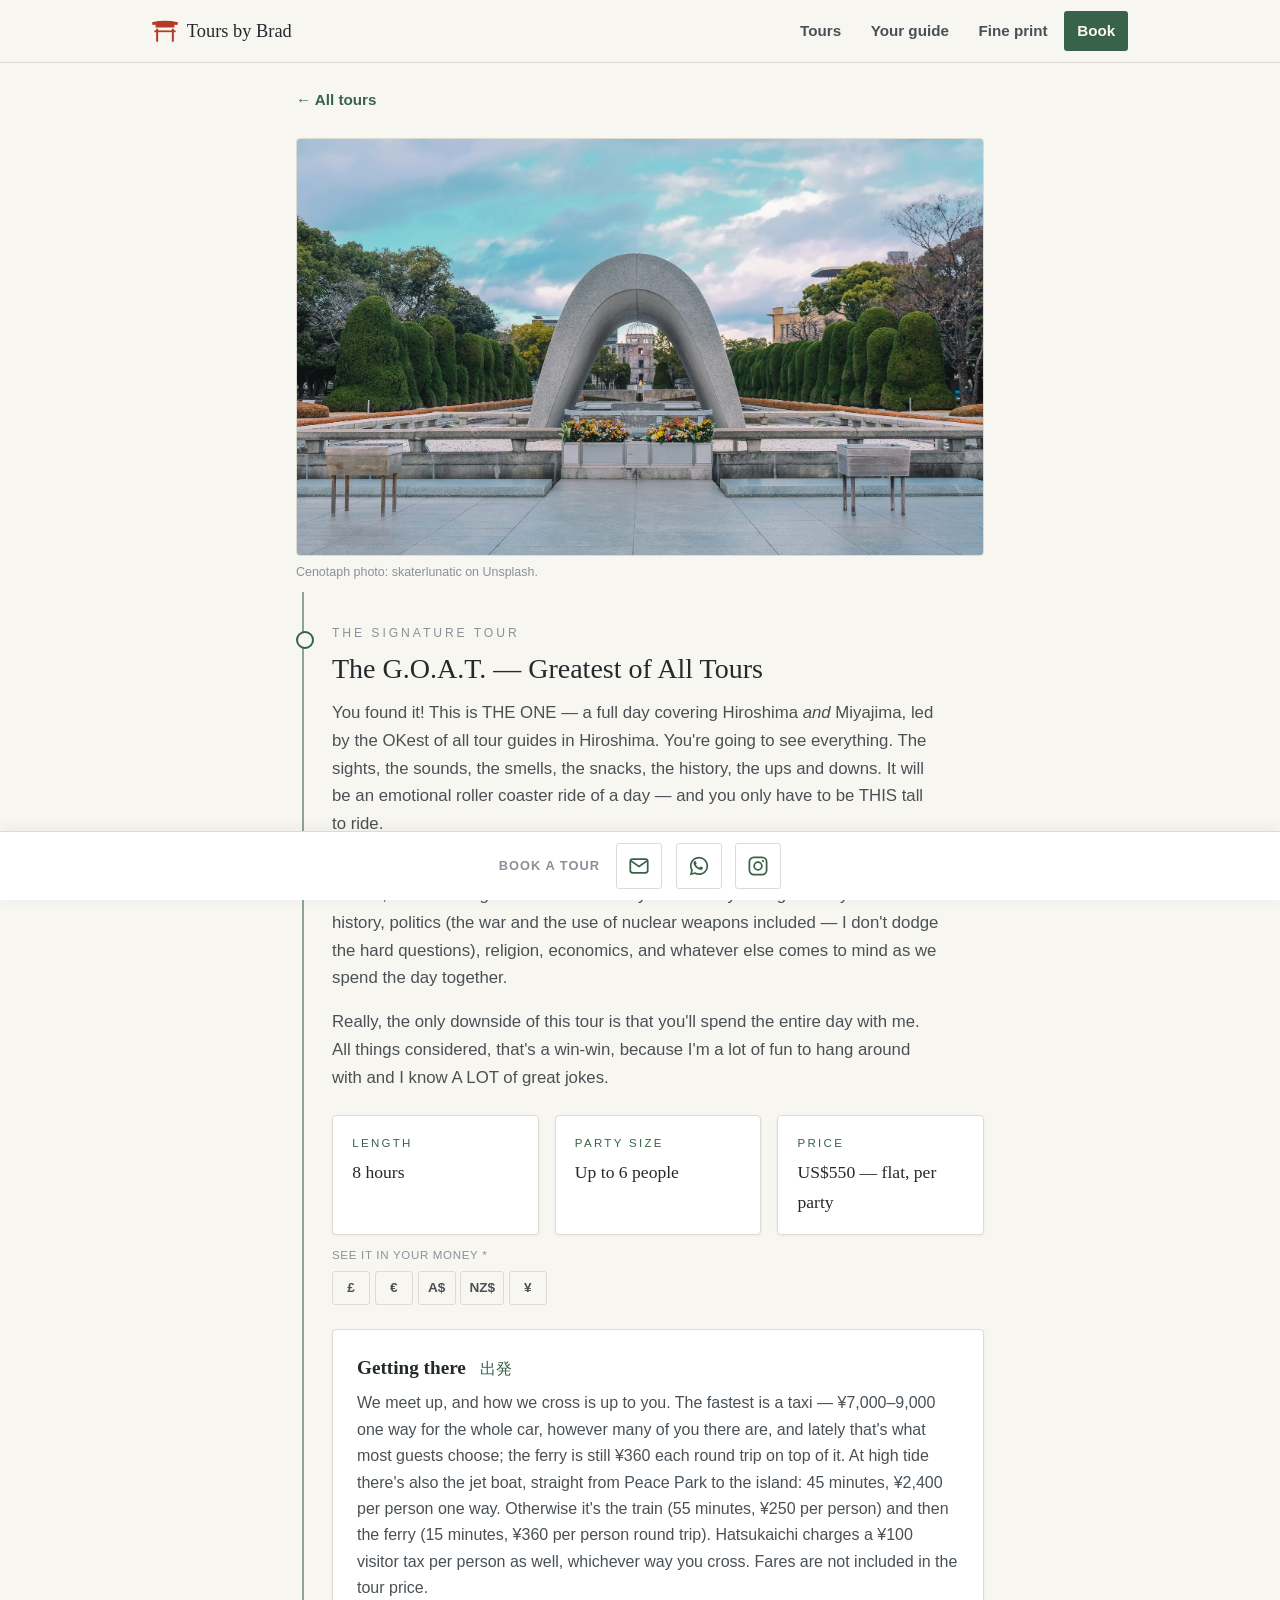
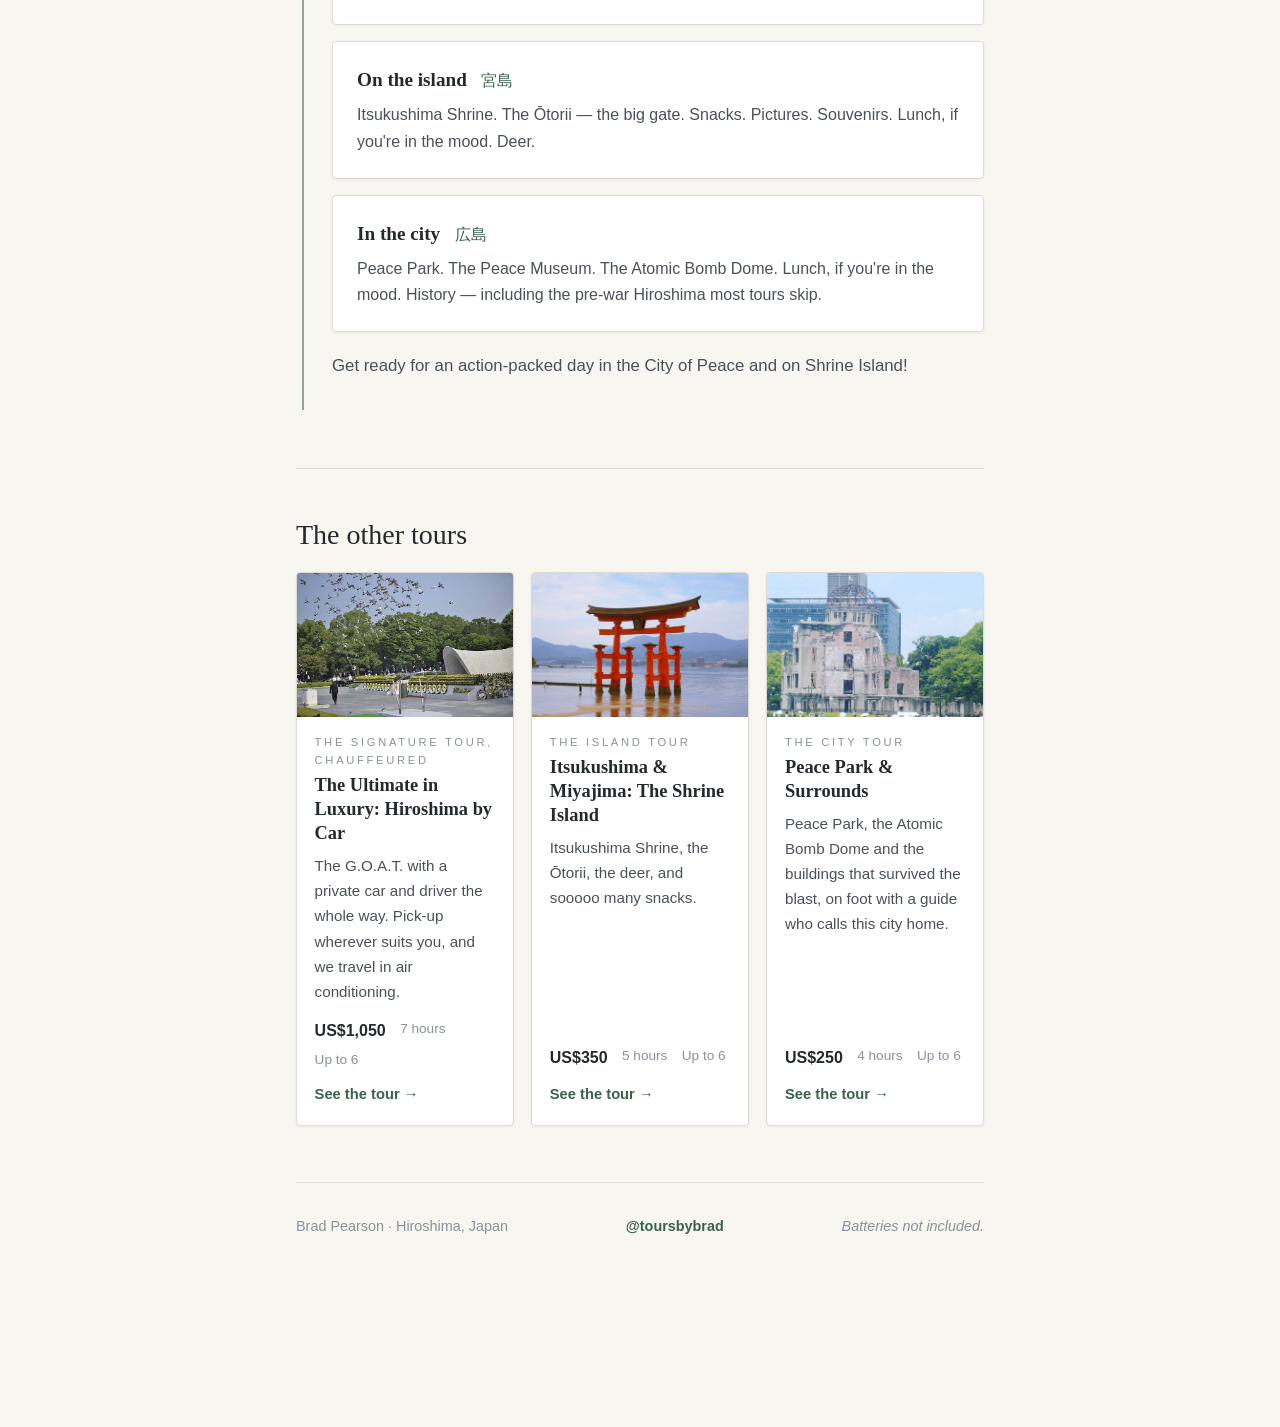
<file: goat.html>
<!doctype html>
<html lang="en">
<head>
<meta charset="utf-8">
<meta name="viewport" content="width=device-width, initial-scale=1, viewport-fit=cover">
<title>The G.O.A.T. — Greatest of All Tours — Tours by Brad</title>
<meta name="description" content="A full day covering Hiroshima and Miyajima, led by the OKest of all tour guides in Hiroshima.">
<meta property="og:title" content="The G.O.A.T. — Greatest of All Tours — Tours by Brad">
<meta property="og:description" content="A full day covering Hiroshima and Miyajima, led by the OKest of all tour guides in Hiroshima.">
<meta property="og:type" content="website">
<meta property="og:image" content="https://toursbybrad.com/img/cenotaph.jpg">
<link rel="icon" href="data:image/svg+xml,%3Csvg xmlns='http://www.w3.org/2000/svg' viewBox='0 0 100 100'%3E%3Ctext y='.9em' font-size='90'%3E%E2%9B%A9%EF%B8%8F%3C/text%3E%3C/svg%3E">
<link rel="stylesheet" href="style.css">
  <!-- Umami Cloud: cookieless analytics, no consent banner required. -->
  <script defer src="https://cloud.umami.is/script.js" data-website-id="c7f4d0e9-4884-4bb6-a9c8-1163d4019874"></script>
</head>
<body>
<header class="topbar">
  <div class="topbar-inner">
    <a class="brand" href="index.html"><svg width="26" height="22" viewBox="0 0 44 36" fill="currentColor" aria-hidden="true"><path d="M0 3 Q22 -2 44 3 L43 8 L38 7.6 L38 12 L6 12 L6 7.6 L1 8 Z"/><rect x="7" y="14" width="3.4" height="22" rx="0.5"/><rect x="33.6" y="14" width="3.4" height="22" rx="0.5"/><rect x="4" y="17" width="36" height="3"/></svg>Tours by Brad</a>
    <nav aria-label="Site menu">
    <ul class="menu">
      <li><a href="index.html#tours">Tours</a></li>
      <li><a href="about.html">Your guide</a></li>
      <li><a href="book.html#fine-print">Fine print</a></li>
      <li class="menu-book"><a href="book.html#book">Book</a></li>
    </ul>
    </nav>
  </div>
</header>

<div class="page">

  <a class="back-link" href="index.html#tours">&larr; All tours</a>
  <figure class="banner" style="margin-left:0;margin-right:0"><img src="img/cenotaph.jpg" alt="The Cenotaph in Peace Memorial Park, framing the Atomic Bomb Dome" width="1200" height="800"></figure>
  <p class="photo-credit">Cenotaph photo: skaterlunatic on Unsplash.</p>

  <main class="route">
    <section class="stop">
      <div class="stop-label">The signature tour</div>
      <h2>The G.O.A.T. — Greatest of All Tours</h2>
      <p>
        You found it! This is THE ONE — a full day covering Hiroshima
        <em>and</em> Miyajima, led by the OKest of all tour guides in
        Hiroshima. You're going to see everything. The sights, the sounds,
        the smells, the snacks, the history, the ups and downs. It will be an
        emotional roller coaster ride of a day — and you only have to be THIS
        tall to ride.
      </p>
      <p>
        We'll take at least two boat rides together, see some extraordinary
        wildlife, share a meal, and have a grand adventure in my favorite
        city. Along the way we'll talk history, politics (the war and the use
        of nuclear weapons included — I don't dodge the hard questions),
        religion, economics, and whatever else comes to mind as we spend the
        day together.
      </p>
      <p>
        Really, the only downside of this tour is that you'll spend the entire
        day with me. All things considered, that's a win-win, because I'm a
        lot of fun to hang around with and I know A LOT of great jokes.
      </p>
      <div class="trivia">
        <div class="fact-card">
          <div class="fact-label">Length</div>
          <div class="fact-value">8 hours</div>
        </div>
        <div class="fact-card">
          <div class="fact-label">Party size</div>
          <div class="fact-value">Up to 6 people</div>
        </div>
        <div class="fact-card">
          <div class="fact-label">Price</div>
          <div class="fact-value">US$550 — flat, per party</div>
        </div>
      </div>
      <div class="fx" data-usd="550"></div>
      <div class="walks">
        <div class="walk">
          <h3>Getting there <span class="kanji">出発</span></h3>
          <p>We meet up, and how we cross is up to you. The fastest is a taxi
          — ¥7,000–9,000 one way for the whole car, however many of you there
          are, and lately that's what most guests choose; the ferry is still
          ¥360 each round trip on top of it. At high tide there's also the jet boat,
          straight from Peace Park to the island: 45 minutes, ¥2,400 per person
          one way. Otherwise it's the train (55 minutes, ¥250 per person) and
          then the ferry (15 minutes, ¥360 per person round trip). Hatsukaichi
          charges a ¥100 visitor tax per person as well, whichever way you
          cross. Fares are not included in the tour price.</p>
        </div>
        <div class="walk">
          <h3>On the island <span class="kanji">宮島</span></h3>
          <p>Itsukushima Shrine. The Ōtorii — the big gate. Snacks. Pictures.
          Souvenirs. Lunch, if you're in the mood. Deer.</p>
        </div>
        <div class="walk">
          <h3>In the city <span class="kanji">広島</span></h3>
          <p>Peace Park. The Peace Museum. The Atomic Bomb Dome. Lunch, if
          you're in the mood. History — including the pre-war Hiroshima most
          tours skip.</p>
        </div>
      </div>
      <p style="margin-top: 1.25rem;">
        Get ready for an action-packed day in the City of Peace and on Shrine
        Island!
      </p>

    </section>
  </main>

  <div class="other-tours">
    <div class="section-head"><h2>The other tours</h2></div>
    <div class="tour-grid">
      <a class="tour-card" href="car.html">
        <img src="img/peace-bell-doves.jpg" alt="Doves rising over Peace Memorial Park" loading="lazy" width="640" height="480">
        <div class="tour-card-body">
          <div class="stop-label">The signature tour, chauffeured</div>
          <h3>The Ultimate in Luxury: Hiroshima by Car</h3>
          <p>The G.O.A.T. with a private car and driver the whole way. Pick-up wherever suits you, and we travel in air conditioning.</p>
          <div class="tour-meta"><span class="price">US$1,050</span><span>7 hours</span><span>Up to 6</span></div>
          <div class="tour-more">See the tour &rarr;</div>
        </div>
      </a>
      <a class="tour-card" href="shrine-island.html">
        <img src="img/otorii-colour.jpg" alt="The red Ōtorii standing in the water off Miyajima at low tide" loading="lazy" width="640" height="480">
        <div class="tour-card-body">
          <div class="stop-label">The island tour</div>
          <h3>Itsukushima &amp; Miyajima: The Shrine Island</h3>
          <p>Itsukushima Shrine, the Ōtorii, the deer, and sooooo many snacks.</p>
          <div class="tour-meta"><span class="price">US$350</span><span>5 hours</span><span>Up to 6</span></div>
          <div class="tour-more">See the tour &rarr;</div>
        </div>
      </a>
      <a class="tour-card" href="peace-park.html">
        <img src="img/abomb-dome.jpg" alt="The Atomic Bomb Dome seen across the river" loading="lazy" width="640" height="480">
        <div class="tour-card-body">
          <div class="stop-label">The city tour</div>
          <h3>Peace Park &amp; Surrounds</h3>
          <p>Peace Park, the Atomic Bomb Dome and the buildings that survived the blast, on foot with a guide who calls this city home.</p>
          <div class="tour-meta"><span class="price">US$250</span><span>4 hours</span><span>Up to 6</span></div>
          <div class="tour-more">See the tour &rarr;</div>
        </div>
      </a>
    </div>
  </div>

  <footer>
    <span>Brad Pearson · Hiroshima, Japan</span>
    <a href="https://instagram.com/toursbybrad">@toursbybrad</a>
    <span class="footer-gag">Batteries not included.</span>
  </footer>

</div>

<nav class="contact-bar" aria-label="Contact Brad">
  <span class="cb-label">Book a tour</span>
  <a class="btn-contact" href="mailto:jrflippp@gmail.com?subject=Tour%20enquiry&body=Hi%20Brad%2C%0A%0AWhen%20I%27m%20looking%20to%20come%20to%20Hiroshima%3A%0A%0AHow%20many%20people%20are%20in%20my%20party%3A%0A%0AWhich%20tour%20I%27m%20interested%20in%3A%0A%0AMy%20favorite%20color%3A%0A%0A" aria-label="Email Brad" title="Email"><svg viewBox="0 0 24 24" fill="none" stroke="currentColor" stroke-width="1.9" stroke-linecap="round" stroke-linejoin="round" aria-hidden="true"><rect x="2.5" y="4.5" width="19" height="15" rx="2.5"/><path d="m3.2 6.4 8.8 6.1 8.8-6.1"/></svg></a>
  <a class="btn-contact" href="https://wa.me/818019024873?text=Hi%20Brad%21%20I%27d%20like%20to%20ask%20about%20a%20tour.%0A%0AWhen%20I%27m%20coming%20to%20Hiroshima%3A%0AHow%20many%20in%20my%20party%3A%0AWhich%20tour%3A%0AMy%20favorite%20color%3A%0A" aria-label="Message Brad on WhatsApp" title="WhatsApp"><svg viewBox="0 0 24 24" fill="currentColor" aria-hidden="true"><path d="M12.04 2C6.58 2 2.13 6.45 2.13 11.91c0 1.75.46 3.46 1.32 4.96L2 22l5.25-1.38a9.9 9.9 0 0 0 4.79 1.22h.01c5.46 0 9.91-4.45 9.91-9.91 0-2.65-1.03-5.14-2.9-7.01A9.82 9.82 0 0 0 12.04 2Zm0 1.83c2.16 0 4.19.84 5.72 2.37a8.03 8.03 0 0 1 2.37 5.72c0 4.46-3.63 8.08-8.09 8.08a8.2 8.2 0 0 1-4.13-1.13l-.3-.18-3.07.81.82-3-.19-.31a8.05 8.05 0 0 1-1.24-4.29c0-4.46 3.63-8.08 8.09-8.08Z"/><path d="M8.6 7.1c-.19-.43-.39-.44-.57-.45h-.48c-.17 0-.44.06-.67.31-.23.25-.88.86-.88 2.1s.9 2.44 1.03 2.6c.13.17 1.74 2.79 4.3 3.8 2.13.84 2.56.67 3.03.63.46-.04 1.5-.61 1.71-1.2.21-.59.21-1.1.15-1.2-.06-.11-.23-.17-.48-.29-.25-.13-1.5-.74-1.73-.82-.23-.09-.4-.13-.57.12-.17.25-.65.82-.8.99-.15.17-.29.19-.54.06-.25-.12-1.07-.39-2.04-1.26-.75-.67-1.26-1.5-1.41-1.75-.15-.25-.02-.38.11-.51.11-.11.25-.29.38-.44.12-.15.16-.25.25-.42.08-.17.04-.32-.02-.44-.06-.13-.55-1.37-.77-1.87Z"/></svg></a>
  <a class="btn-contact" href="https://instagram.com/toursbybrad" aria-label="Brad on Instagram" title="Instagram"><svg viewBox="0 0 24 24" fill="none" stroke="currentColor" stroke-width="1.9" stroke-linecap="round" stroke-linejoin="round" aria-hidden="true"><rect x="2.6" y="2.6" width="18.8" height="18.8" rx="5"/><circle cx="12" cy="12" r="4.2"/><circle cx="17.4" cy="6.6" r="1.2" fill="currentColor" stroke="none"/></svg></a>
</nav>
<script src="fx.js"></script>
</body>
</html>
</file>
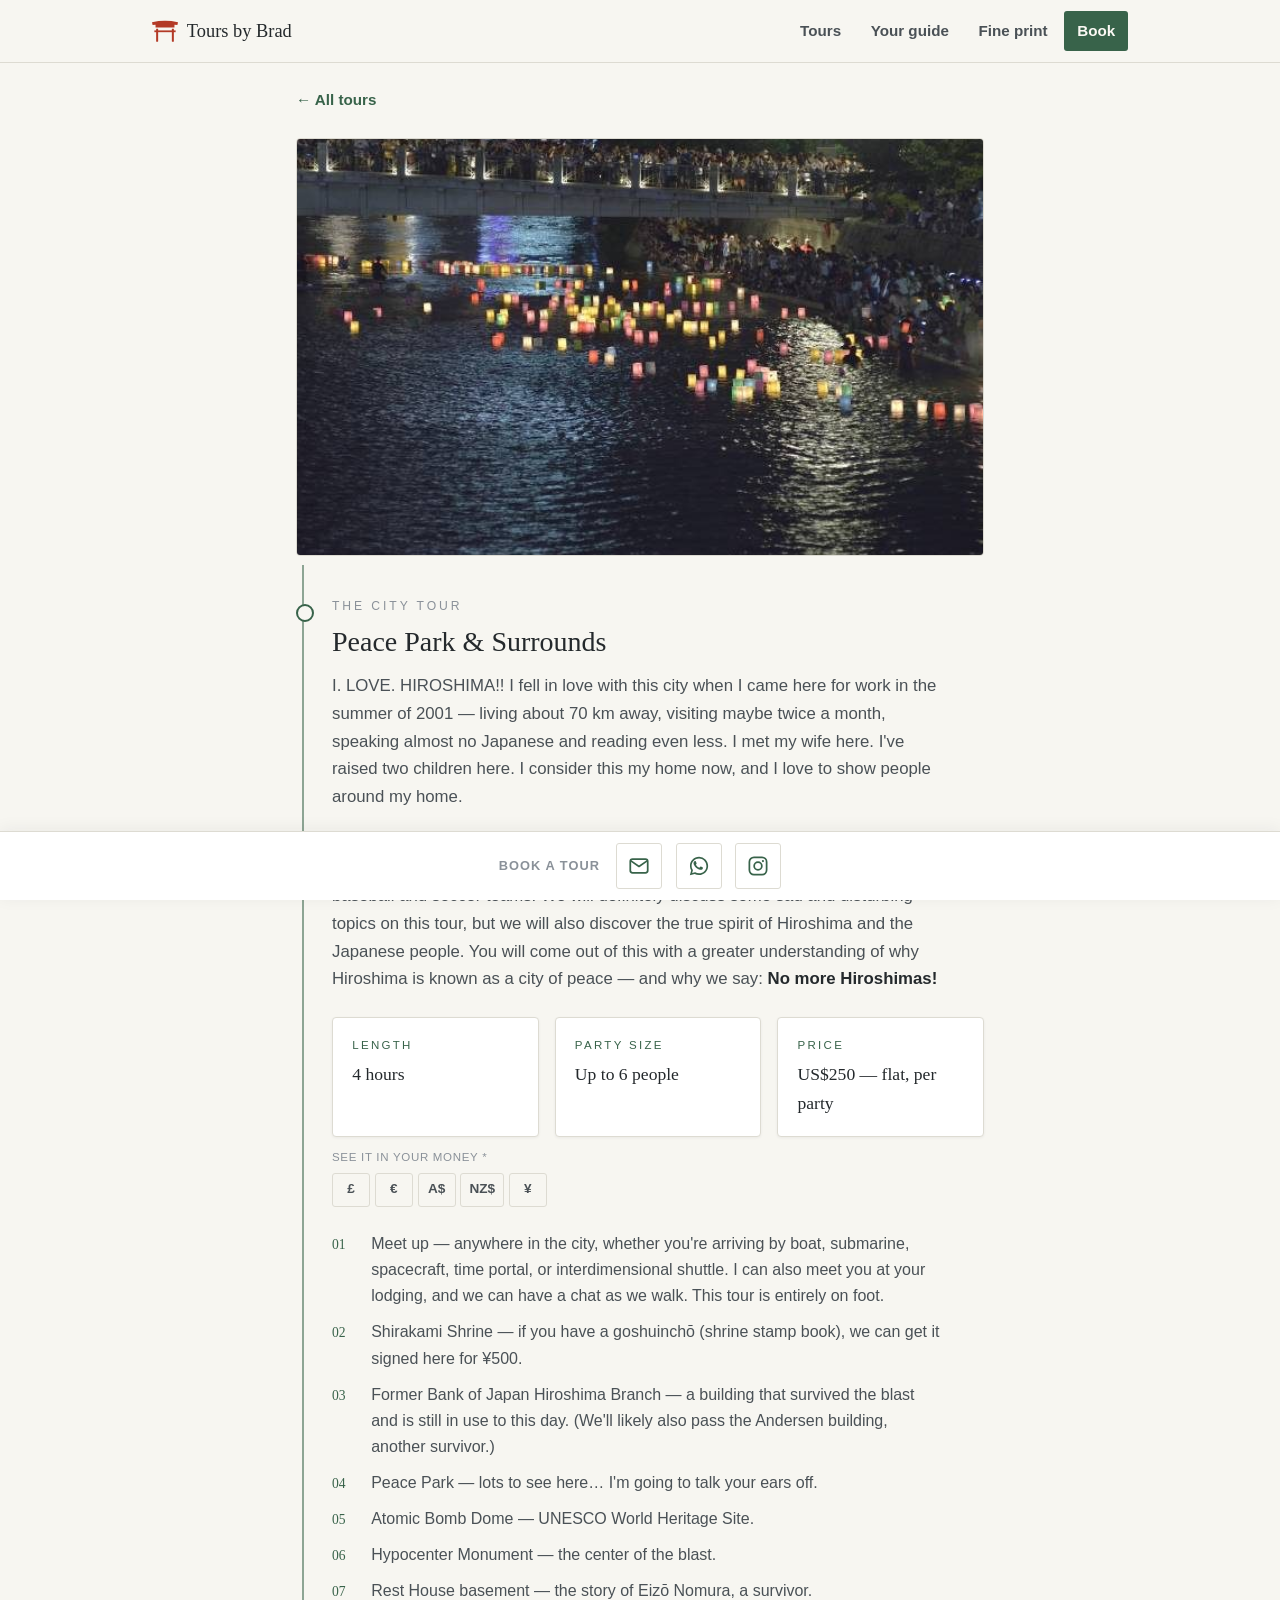
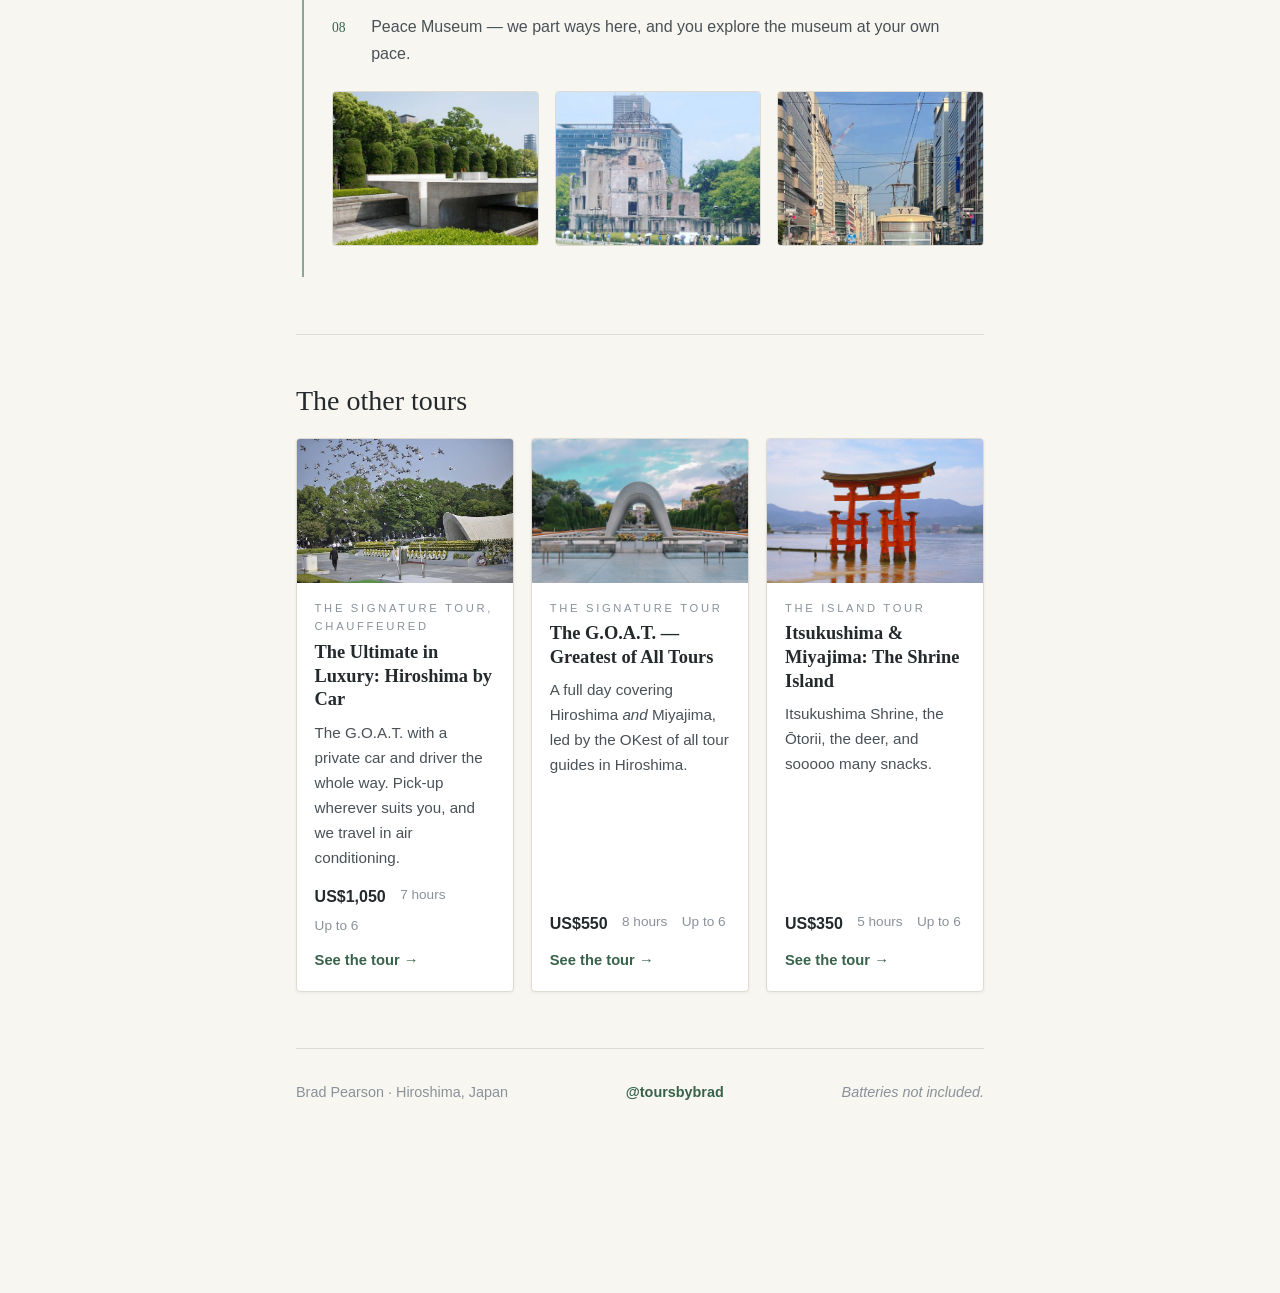
<file: peace-park.html>
<!doctype html>
<html lang="en">
<head>
<meta charset="utf-8">
<meta name="viewport" content="width=device-width, initial-scale=1, viewport-fit=cover">
<title>Peace Park & Surrounds — Tours by Brad</title>
<meta name="description" content="Peace Park, the Atomic Bomb Dome and the buildings that survived the blast, on foot with a guide who calls this city home.">
<meta property="og:title" content="Peace Park & Surrounds — Tours by Brad">
<meta property="og:description" content="Peace Park, the Atomic Bomb Dome and the buildings that survived the blast, on foot with a guide who calls this city home.">
<meta property="og:type" content="website">
<meta property="og:image" content="https://toursbybrad.com/img/lanterns.jpg">
<link rel="icon" href="data:image/svg+xml,%3Csvg xmlns='http://www.w3.org/2000/svg' viewBox='0 0 100 100'%3E%3Ctext y='.9em' font-size='90'%3E%E2%9B%A9%EF%B8%8F%3C/text%3E%3C/svg%3E">
<link rel="stylesheet" href="style.css">
  <!-- Umami Cloud: cookieless analytics, no consent banner required. -->
  <script defer src="https://cloud.umami.is/script.js" data-website-id="c7f4d0e9-4884-4bb6-a9c8-1163d4019874"></script>
</head>
<body>
<header class="topbar">
  <div class="topbar-inner">
    <a class="brand" href="index.html"><svg width="26" height="22" viewBox="0 0 44 36" fill="currentColor" aria-hidden="true"><path d="M0 3 Q22 -2 44 3 L43 8 L38 7.6 L38 12 L6 12 L6 7.6 L1 8 Z"/><rect x="7" y="14" width="3.4" height="22" rx="0.5"/><rect x="33.6" y="14" width="3.4" height="22" rx="0.5"/><rect x="4" y="17" width="36" height="3"/></svg>Tours by Brad</a>
    <nav aria-label="Site menu">
    <ul class="menu">
      <li><a href="index.html#tours">Tours</a></li>
      <li><a href="about.html">Your guide</a></li>
      <li><a href="book.html#fine-print">Fine print</a></li>
      <li class="menu-book"><a href="book.html#book">Book</a></li>
    </ul>
    </nav>
  </div>
</header>

<div class="page">

  <a class="back-link" href="index.html#tours">&larr; All tours</a>
  <figure class="banner" style="margin-left:0;margin-right:0"><img src="img/lanterns.jpg" alt="Floating lanterns on the river at night" width="1200" height="800"></figure>

  <main class="route">
    <section class="stop">
      <div class="stop-label">The city tour</div>
      <h2>Peace Park &amp; Surrounds</h2>
      <p>
        I. LOVE. HIROSHIMA!! I fell in love with this city when I came here
        for work in the summer of 2001 — living about 70 km away, visiting
        maybe twice a month, speaking almost no Japanese and reading even
        less. I met my wife here. I've raised two children here. I consider
        this my home now, and I love to show people around my home.
      </p>
      <p>
        I love explaining the history and the culture — not just the reason
        everyone in the world knows the name of our city, but our lemons, our
        shellfish, our industry, our baseball and soccer teams. We will
        definitely discuss some sad and disturbing topics on this tour, but we
        will also discover the true spirit of Hiroshima and the Japanese
        people. You will come out of this with a greater understanding of why
        Hiroshima is known as a city of peace — and why we say:
        <strong>No more Hiroshimas!</strong>
      </p>
      <div class="trivia">
        <div class="fact-card">
          <div class="fact-label">Length</div>
          <div class="fact-value">4 hours</div>
        </div>
        <div class="fact-card">
          <div class="fact-label">Party size</div>
          <div class="fact-value">Up to 6 people</div>
        </div>
        <div class="fact-card">
          <div class="fact-label">Price</div>
          <div class="fact-value">US$250 — flat, per party</div>
        </div>
      </div>
      <div class="fx" data-usd="250"></div>
      <ol class="itin">
        <li>Meet up — anywhere in the city, whether you're arriving by boat,
        submarine, spacecraft, time portal, or interdimensional shuttle. I can
        also meet you at your lodging, and we can have a chat as we walk. This
        tour is entirely on foot.</li>
        <li>Shirakami Shrine — if you have a goshuinchō (shrine stamp book),
        we can get it signed here for ¥500.</li>
        <li>Former Bank of Japan Hiroshima Branch — a building that survived the
        blast and is still in use to this day. (We'll likely also pass the
        Andersen building, another survivor.)</li>
        <li>Peace Park — lots to see here&hellip; I'm going to talk your ears
        off.</li>
        <li>Atomic Bomb Dome — UNESCO World Heritage Site.</li>
        <li>Hypocenter Monument — the center of the blast.</li>
        <li>Rest House basement — the story of Eizō Nomura, a survivor.</li>
        <li>Peace Museum — we part ways here, and you explore the museum at
        your own pace.</li>
      </ol>
      <div class="photo-pair">
        <img src="img/flame-of-peace.jpg" alt="The Flame of Peace in Peace Memorial Park" loading="lazy">
        <img src="img/abomb-dome.jpg" alt="The Atomic Bomb Dome seen across the river" loading="lazy">
        <img src="img/hiroden-tram.jpg" alt="A Hiroden streetcar in central Hiroshima" loading="lazy">
      </div>
    </section>
  </main>

  <div class="other-tours">
    <div class="section-head"><h2>The other tours</h2></div>
    <div class="tour-grid">
      <a class="tour-card" href="car.html">
        <img src="img/peace-bell-doves.jpg" alt="Doves rising over Peace Memorial Park" loading="lazy" width="640" height="480">
        <div class="tour-card-body">
          <div class="stop-label">The signature tour, chauffeured</div>
          <h3>The Ultimate in Luxury: Hiroshima by Car</h3>
          <p>The G.O.A.T. with a private car and driver the whole way. Pick-up wherever suits you, and we travel in air conditioning.</p>
          <div class="tour-meta"><span class="price">US$1,050</span><span>7 hours</span><span>Up to 6</span></div>
          <div class="tour-more">See the tour &rarr;</div>
        </div>
      </a>
      <a class="tour-card" href="goat.html">
        <img src="img/cenotaph.jpg" alt="The Cenotaph in Peace Memorial Park, framing the Atomic Bomb Dome" loading="lazy" width="640" height="480">
        <div class="tour-card-body">
          <div class="stop-label">The signature tour</div>
          <h3>The G.O.A.T. — Greatest of All Tours</h3>
          <p>A full day covering Hiroshima <em>and</em> Miyajima, led by the OKest of all tour guides in Hiroshima.</p>
          <div class="tour-meta"><span class="price">US$550</span><span>8 hours</span><span>Up to 6</span></div>
          <div class="tour-more">See the tour &rarr;</div>
        </div>
      </a>
      <a class="tour-card" href="shrine-island.html">
        <img src="img/otorii-colour.jpg" alt="The red Ōtorii standing in the water off Miyajima at low tide" loading="lazy" width="640" height="480">
        <div class="tour-card-body">
          <div class="stop-label">The island tour</div>
          <h3>Itsukushima &amp; Miyajima: The Shrine Island</h3>
          <p>Itsukushima Shrine, the Ōtorii, the deer, and sooooo many snacks.</p>
          <div class="tour-meta"><span class="price">US$350</span><span>5 hours</span><span>Up to 6</span></div>
          <div class="tour-more">See the tour &rarr;</div>
        </div>
      </a>
    </div>
  </div>

  <footer>
    <span>Brad Pearson · Hiroshima, Japan</span>
    <a href="https://instagram.com/toursbybrad">@toursbybrad</a>
    <span class="footer-gag">Batteries not included.</span>
  </footer>

</div>

<nav class="contact-bar" aria-label="Contact Brad">
  <span class="cb-label">Book a tour</span>
  <a class="btn-contact" href="mailto:jrflippp@gmail.com?subject=Tour%20enquiry&body=Hi%20Brad%2C%0A%0AWhen%20I%27m%20looking%20to%20come%20to%20Hiroshima%3A%0A%0AHow%20many%20people%20are%20in%20my%20party%3A%0A%0AWhich%20tour%20I%27m%20interested%20in%3A%0A%0AMy%20favorite%20color%3A%0A%0A" aria-label="Email Brad" title="Email"><svg viewBox="0 0 24 24" fill="none" stroke="currentColor" stroke-width="1.9" stroke-linecap="round" stroke-linejoin="round" aria-hidden="true"><rect x="2.5" y="4.5" width="19" height="15" rx="2.5"/><path d="m3.2 6.4 8.8 6.1 8.8-6.1"/></svg></a>
  <a class="btn-contact" href="https://wa.me/818019024873?text=Hi%20Brad%21%20I%27d%20like%20to%20ask%20about%20a%20tour.%0A%0AWhen%20I%27m%20coming%20to%20Hiroshima%3A%0AHow%20many%20in%20my%20party%3A%0AWhich%20tour%3A%0AMy%20favorite%20color%3A%0A" aria-label="Message Brad on WhatsApp" title="WhatsApp"><svg viewBox="0 0 24 24" fill="currentColor" aria-hidden="true"><path d="M12.04 2C6.58 2 2.13 6.45 2.13 11.91c0 1.75.46 3.46 1.32 4.96L2 22l5.25-1.38a9.9 9.9 0 0 0 4.79 1.22h.01c5.46 0 9.91-4.45 9.91-9.91 0-2.65-1.03-5.14-2.9-7.01A9.82 9.82 0 0 0 12.04 2Zm0 1.83c2.16 0 4.19.84 5.72 2.37a8.03 8.03 0 0 1 2.37 5.72c0 4.46-3.63 8.08-8.09 8.08a8.2 8.2 0 0 1-4.13-1.13l-.3-.18-3.07.81.82-3-.19-.31a8.05 8.05 0 0 1-1.24-4.29c0-4.46 3.63-8.08 8.09-8.08Z"/><path d="M8.6 7.1c-.19-.43-.39-.44-.57-.45h-.48c-.17 0-.44.06-.67.31-.23.25-.88.86-.88 2.1s.9 2.44 1.03 2.6c.13.17 1.74 2.79 4.3 3.8 2.13.84 2.56.67 3.03.63.46-.04 1.5-.61 1.71-1.2.21-.59.21-1.1.15-1.2-.06-.11-.23-.17-.48-.29-.25-.13-1.5-.74-1.73-.82-.23-.09-.4-.13-.57.12-.17.25-.65.82-.8.99-.15.17-.29.19-.54.06-.25-.12-1.07-.39-2.04-1.26-.75-.67-1.26-1.5-1.41-1.75-.15-.25-.02-.38.11-.51.11-.11.25-.29.38-.44.12-.15.16-.25.25-.42.08-.17.04-.32-.02-.44-.06-.13-.55-1.37-.77-1.87Z"/></svg></a>
  <a class="btn-contact" href="https://instagram.com/toursbybrad" aria-label="Brad on Instagram" title="Instagram"><svg viewBox="0 0 24 24" fill="none" stroke="currentColor" stroke-width="1.9" stroke-linecap="round" stroke-linejoin="round" aria-hidden="true"><rect x="2.6" y="2.6" width="18.8" height="18.8" rx="5"/><circle cx="12" cy="12" r="4.2"/><circle cx="17.4" cy="6.6" r="1.2" fill="currentColor" stroke="none"/></svg></a>
</nav>
<script src="fx.js"></script>
</body>
</html>
</file>
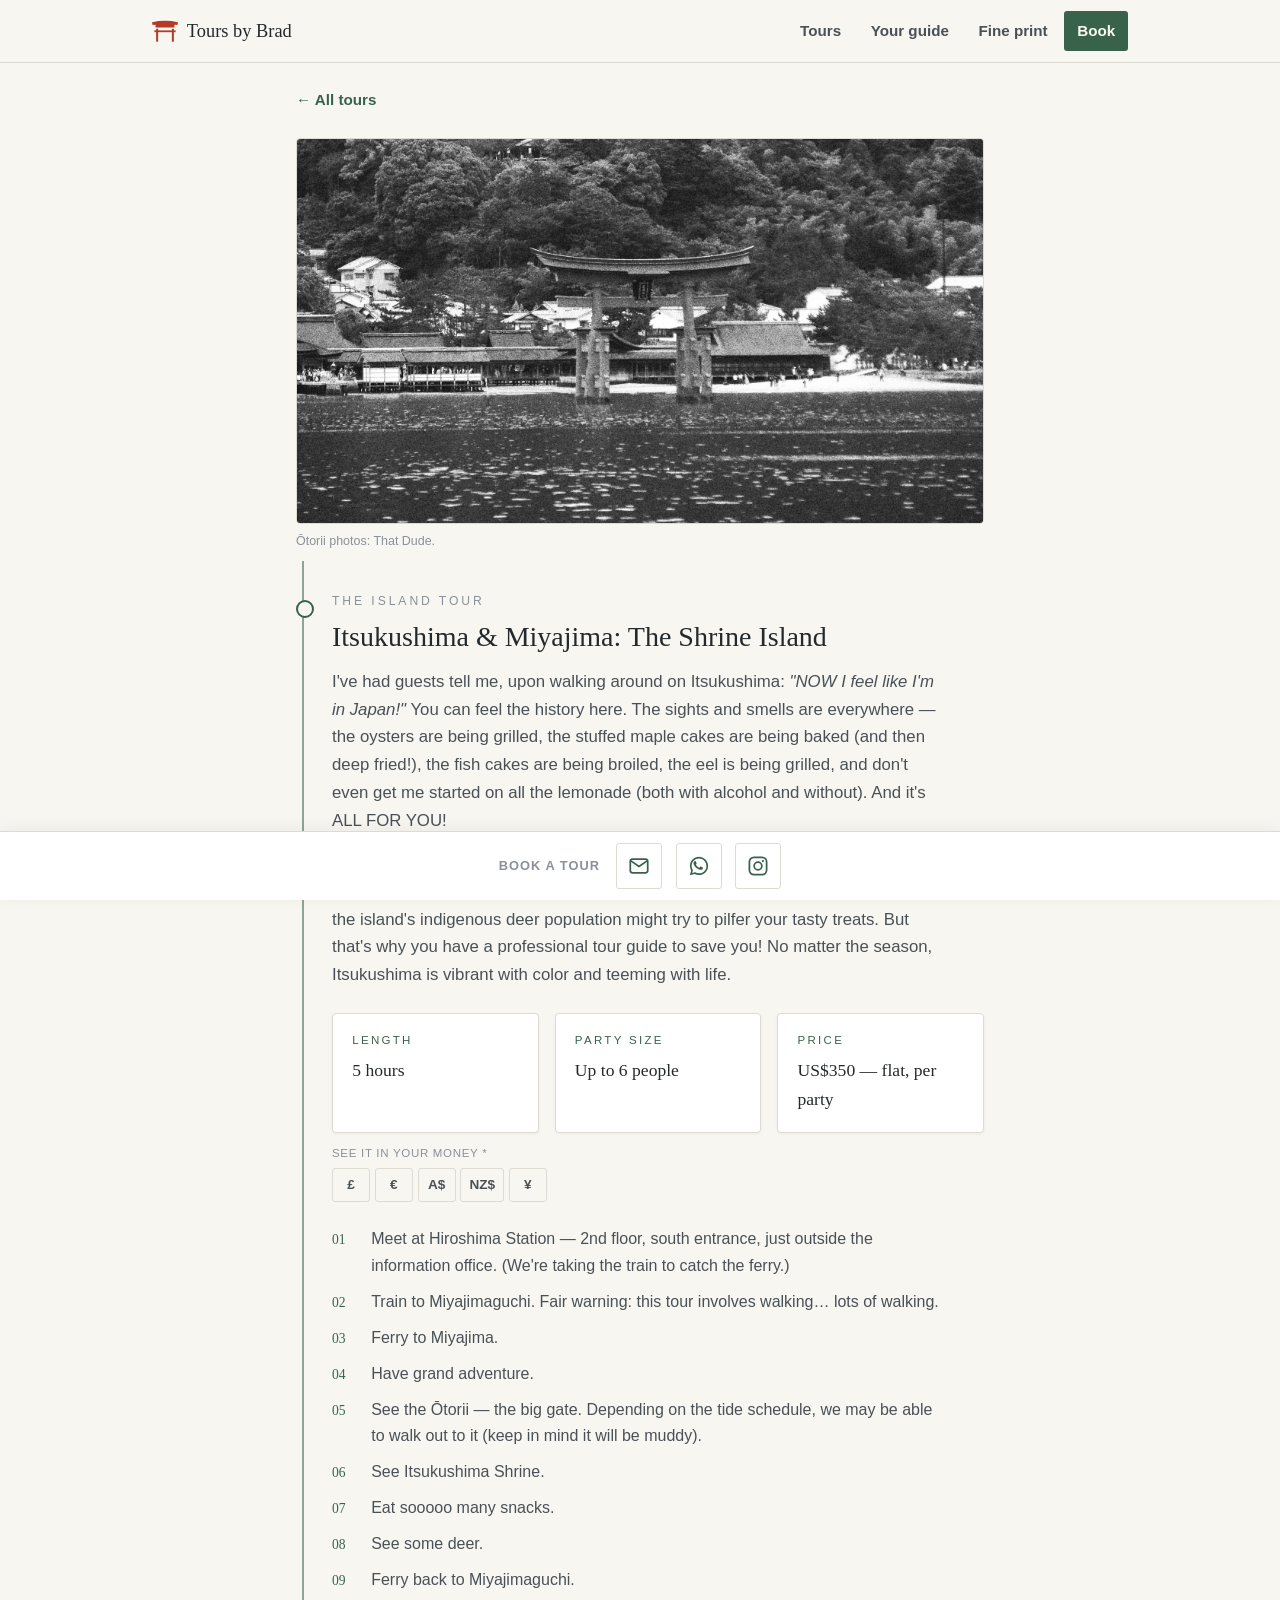
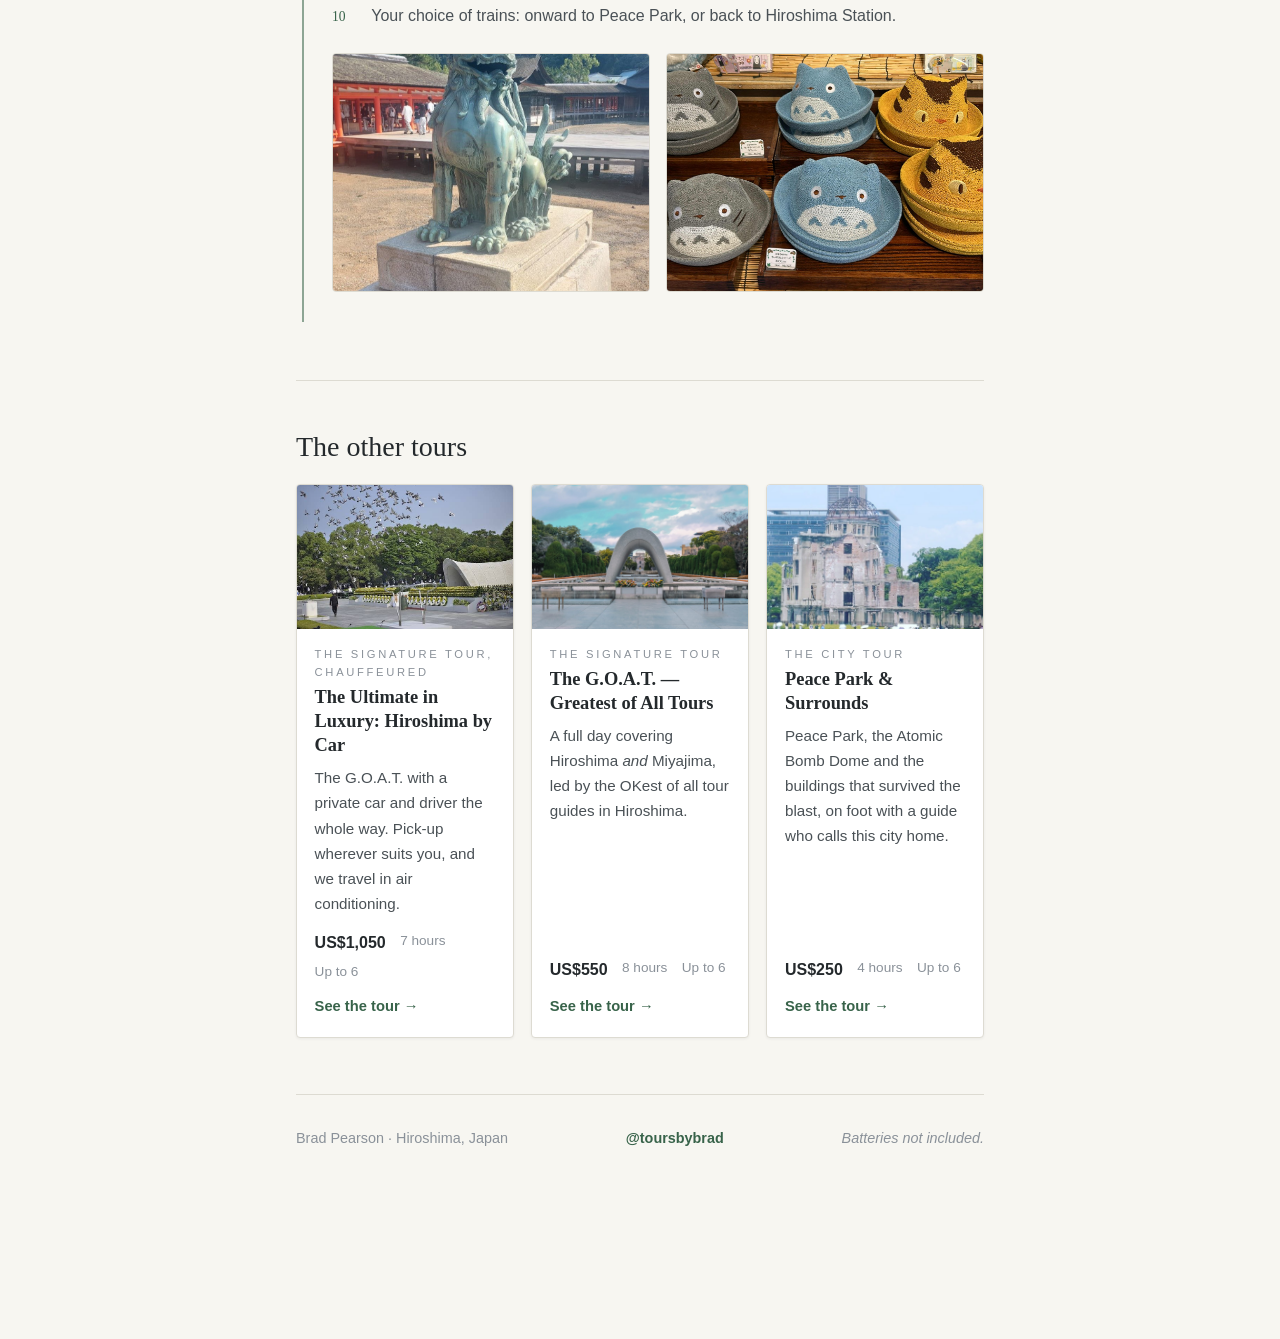
<file: shrine-island.html>
<!doctype html>
<html lang="en">
<head>
<meta charset="utf-8">
<meta name="viewport" content="width=device-width, initial-scale=1, viewport-fit=cover">
<title>Itsukushima & Miyajima: The Shrine Island — Tours by Brad</title>
<meta name="description" content="Itsukushima Shrine, the Ōtorii, the deer, and sooooo many snacks.">
<meta property="og:title" content="Itsukushima & Miyajima: The Shrine Island — Tours by Brad">
<meta property="og:description" content="Itsukushima Shrine, the Ōtorii, the deer, and sooooo many snacks.">
<meta property="og:type" content="website">
<meta property="og:image" content="https://toursbybrad.com/img/otorii-bw.jpg">
<link rel="icon" href="data:image/svg+xml,%3Csvg xmlns='http://www.w3.org/2000/svg' viewBox='0 0 100 100'%3E%3Ctext y='.9em' font-size='90'%3E%E2%9B%A9%EF%B8%8F%3C/text%3E%3C/svg%3E">
<link rel="stylesheet" href="style.css">
  <!-- Umami Cloud: cookieless analytics, no consent banner required. -->
  <script defer src="https://cloud.umami.is/script.js" data-website-id="c7f4d0e9-4884-4bb6-a9c8-1163d4019874"></script>
</head>
<body>
<header class="topbar">
  <div class="topbar-inner">
    <a class="brand" href="index.html"><svg width="26" height="22" viewBox="0 0 44 36" fill="currentColor" aria-hidden="true"><path d="M0 3 Q22 -2 44 3 L43 8 L38 7.6 L38 12 L6 12 L6 7.6 L1 8 Z"/><rect x="7" y="14" width="3.4" height="22" rx="0.5"/><rect x="33.6" y="14" width="3.4" height="22" rx="0.5"/><rect x="4" y="17" width="36" height="3"/></svg>Tours by Brad</a>
    <nav aria-label="Site menu">
    <ul class="menu">
      <li><a href="index.html#tours">Tours</a></li>
      <li><a href="about.html">Your guide</a></li>
      <li><a href="book.html#fine-print">Fine print</a></li>
      <li class="menu-book"><a href="book.html#book">Book</a></li>
    </ul>
    </nav>
  </div>
</header>

<div class="page">

  <a class="back-link" href="index.html#tours">&larr; All tours</a>
  <figure class="banner" style="margin-left:0;margin-right:0"><img src="img/otorii-bw.jpg" alt="The Ōtorii standing in the water off Itsukushima Shrine, in black and white" width="1200" height="800"></figure>
  <p class="photo-credit">Ōtorii photos: That Dude.</p>

  <main class="route">
    <section class="stop">
      <div class="stop-label">The island tour</div>
      <h2>Itsukushima &amp; Miyajima: The Shrine Island</h2>
      <p>
        I've had guests tell me, upon walking around on Itsukushima:
        <em>"NOW I feel like I'm in Japan!"</em> You can feel the history
        here. The sights and smells are everywhere — the oysters are being
        grilled, the stuffed maple cakes are being baked (and then deep
        fried!), the fish cakes are being broiled, the eel is being grilled,
        and don't even get me started on all the lemonade (both with alcohol
        and without). And it's ALL FOR YOU!
      </p>
      <p>
        That's just the walk up to the UNESCO World Heritage site — one of the
        top three most photographed places in all of Japan. Well, you do have
        some competition: the island's indigenous deer population might try to
        pilfer your tasty treats. But that's why you have a professional tour
        guide to save you! No matter the season, Itsukushima is vibrant with
        color and teeming with life.
      </p>
      <div class="trivia">
        <div class="fact-card">
          <div class="fact-label">Length</div>
          <div class="fact-value">5 hours</div>
        </div>
        <div class="fact-card">
          <div class="fact-label">Party size</div>
          <div class="fact-value">Up to 6 people</div>
        </div>
        <div class="fact-card">
          <div class="fact-label">Price</div>
          <div class="fact-value">US$350 — flat, per party</div>
        </div>
      </div>
      <div class="fx" data-usd="350"></div>
      <ol class="itin">
        <li>Meet at Hiroshima Station — 2nd floor, south entrance, just
        outside the information office. (We're taking the train to catch the
        ferry.)</li>
        <li>Train to Miyajimaguchi. Fair warning: this tour involves
        walking&hellip; lots of walking.</li>
        <li>Ferry to Miyajima.</li>
        <li>Have grand adventure.</li>
        <li>See the Ōtorii — the big gate. Depending on the tide schedule, we
        may be able to walk out to it (keep in mind it will be muddy).</li>
        <li>See Itsukushima Shrine.</li>
        <li>Eat sooooo many snacks.</li>
        <li>See some deer.</li>
        <li>Ferry back to Miyajimaguchi.</li>
        <li>Your choice of trains: onward to Peace Park, or back to Hiroshima
        Station.</li>
      </ol>
      <div class="photo-pair">
        <img src="img/miyajima-komainu.jpg" alt="A bronze guardian lion at Itsukushima Shrine, Miyajima" loading="lazy">
        <img src="img/souvenir-hats.jpg" alt="Totoro souvenir hats on a shop shelf" loading="lazy">
      </div>
    </section>
  </main>

  <div class="other-tours">
    <div class="section-head"><h2>The other tours</h2></div>
    <div class="tour-grid">
      <a class="tour-card" href="car.html">
        <img src="img/peace-bell-doves.jpg" alt="Doves rising over Peace Memorial Park" loading="lazy" width="640" height="480">
        <div class="tour-card-body">
          <div class="stop-label">The signature tour, chauffeured</div>
          <h3>The Ultimate in Luxury: Hiroshima by Car</h3>
          <p>The G.O.A.T. with a private car and driver the whole way. Pick-up wherever suits you, and we travel in air conditioning.</p>
          <div class="tour-meta"><span class="price">US$1,050</span><span>7 hours</span><span>Up to 6</span></div>
          <div class="tour-more">See the tour &rarr;</div>
        </div>
      </a>
      <a class="tour-card" href="goat.html">
        <img src="img/cenotaph.jpg" alt="The Cenotaph in Peace Memorial Park, framing the Atomic Bomb Dome" loading="lazy" width="640" height="480">
        <div class="tour-card-body">
          <div class="stop-label">The signature tour</div>
          <h3>The G.O.A.T. — Greatest of All Tours</h3>
          <p>A full day covering Hiroshima <em>and</em> Miyajima, led by the OKest of all tour guides in Hiroshima.</p>
          <div class="tour-meta"><span class="price">US$550</span><span>8 hours</span><span>Up to 6</span></div>
          <div class="tour-more">See the tour &rarr;</div>
        </div>
      </a>
      <a class="tour-card" href="peace-park.html">
        <img src="img/abomb-dome.jpg" alt="The Atomic Bomb Dome seen across the river" loading="lazy" width="640" height="480">
        <div class="tour-card-body">
          <div class="stop-label">The city tour</div>
          <h3>Peace Park &amp; Surrounds</h3>
          <p>Peace Park, the Atomic Bomb Dome and the buildings that survived the blast, on foot with a guide who calls this city home.</p>
          <div class="tour-meta"><span class="price">US$250</span><span>4 hours</span><span>Up to 6</span></div>
          <div class="tour-more">See the tour &rarr;</div>
        </div>
      </a>
    </div>
  </div>

  <footer>
    <span>Brad Pearson · Hiroshima, Japan</span>
    <a href="https://instagram.com/toursbybrad">@toursbybrad</a>
    <span class="footer-gag">Batteries not included.</span>
  </footer>

</div>

<nav class="contact-bar" aria-label="Contact Brad">
  <span class="cb-label">Book a tour</span>
  <a class="btn-contact" href="mailto:jrflippp@gmail.com?subject=Tour%20enquiry&body=Hi%20Brad%2C%0A%0AWhen%20I%27m%20looking%20to%20come%20to%20Hiroshima%3A%0A%0AHow%20many%20people%20are%20in%20my%20party%3A%0A%0AWhich%20tour%20I%27m%20interested%20in%3A%0A%0AMy%20favorite%20color%3A%0A%0A" aria-label="Email Brad" title="Email"><svg viewBox="0 0 24 24" fill="none" stroke="currentColor" stroke-width="1.9" stroke-linecap="round" stroke-linejoin="round" aria-hidden="true"><rect x="2.5" y="4.5" width="19" height="15" rx="2.5"/><path d="m3.2 6.4 8.8 6.1 8.8-6.1"/></svg></a>
  <a class="btn-contact" href="https://wa.me/818019024873?text=Hi%20Brad%21%20I%27d%20like%20to%20ask%20about%20a%20tour.%0A%0AWhen%20I%27m%20coming%20to%20Hiroshima%3A%0AHow%20many%20in%20my%20party%3A%0AWhich%20tour%3A%0AMy%20favorite%20color%3A%0A" aria-label="Message Brad on WhatsApp" title="WhatsApp"><svg viewBox="0 0 24 24" fill="currentColor" aria-hidden="true"><path d="M12.04 2C6.58 2 2.13 6.45 2.13 11.91c0 1.75.46 3.46 1.32 4.96L2 22l5.25-1.38a9.9 9.9 0 0 0 4.79 1.22h.01c5.46 0 9.91-4.45 9.91-9.91 0-2.65-1.03-5.14-2.9-7.01A9.82 9.82 0 0 0 12.04 2Zm0 1.83c2.16 0 4.19.84 5.72 2.37a8.03 8.03 0 0 1 2.37 5.72c0 4.46-3.63 8.08-8.09 8.08a8.2 8.2 0 0 1-4.13-1.13l-.3-.18-3.07.81.82-3-.19-.31a8.05 8.05 0 0 1-1.24-4.29c0-4.46 3.63-8.08 8.09-8.08Z"/><path d="M8.6 7.1c-.19-.43-.39-.44-.57-.45h-.48c-.17 0-.44.06-.67.31-.23.25-.88.86-.88 2.1s.9 2.44 1.03 2.6c.13.17 1.74 2.79 4.3 3.8 2.13.84 2.56.67 3.03.63.46-.04 1.5-.61 1.71-1.2.21-.59.21-1.1.15-1.2-.06-.11-.23-.17-.48-.29-.25-.13-1.5-.74-1.73-.82-.23-.09-.4-.13-.57.12-.17.25-.65.82-.8.99-.15.17-.29.19-.54.06-.25-.12-1.07-.39-2.04-1.26-.75-.67-1.26-1.5-1.41-1.75-.15-.25-.02-.38.11-.51.11-.11.25-.29.38-.44.12-.15.16-.25.25-.42.08-.17.04-.32-.02-.44-.06-.13-.55-1.37-.77-1.87Z"/></svg></a>
  <a class="btn-contact" href="https://instagram.com/toursbybrad" aria-label="Brad on Instagram" title="Instagram"><svg viewBox="0 0 24 24" fill="none" stroke="currentColor" stroke-width="1.9" stroke-linecap="round" stroke-linejoin="round" aria-hidden="true"><rect x="2.6" y="2.6" width="18.8" height="18.8" rx="5"/><circle cx="12" cy="12" r="4.2"/><circle cx="17.4" cy="6.6" r="1.2" fill="currentColor" stroke="none"/></svg></a>
</nav>
<script src="fx.js"></script>
</body>
</html>
</file>
<file: style.css>
:root {
    --paper: #F7F6F1;
    --ink: #24292C;
    --ink-soft: #4A5156;
    --mist: #8A9199;
    --pine: #38634A;
    --pine-soft: #4A7A5D;
    --shu: #B33A26;
    --line: #DDDBD2;
    --card: #FFFFFF;
    --shadow: rgba(36, 41, 44, 0.06);
  }
  @media (prefers-color-scheme: dark) {
    :root {
      --paper: #171D1A;
      --ink: #E9E6DD;
      --ink-soft: #B8B5AC;
      --mist: #7C847E;
      --pine: #8CBD9E;
      --pine-soft: #A3CDB2;
      --shu: #D96A50;
      --line: #2C342E;
      --card: #1E2521;
      --shadow: rgba(0, 0, 0, 0.25);
    }
  }

  * { box-sizing: border-box; }

  body {
    background: var(--paper);
    color: var(--ink);
    font-family: "Segoe UI", "Helvetica Neue", Arial, "Yu Gothic", "Hiragino Kaku Gothic ProN", sans-serif;
    line-height: 1.65;
    font-size: 1.05rem;
    margin: 0;
    -webkit-font-smoothing: antialiased;
  }

  .display, h1, h2 {
    font-family: "Palatino Linotype", "Book Antiqua", Palatino, Georgia, "Yu Mincho", serif;
    font-weight: 400;
    text-wrap: balance;
    margin: 0;
  }

  .kanji {
    font-family: "Yu Mincho", "Hiragino Mincho ProN", "MS Mincho", serif;
  }

  .page {
    max-width: 46rem;
    margin: 0 auto;
    padding: 0 1.5rem 6rem;
  }

  /* ---- Hero ---- */
  .hero {
    padding: 5.5rem 0 4rem;
  }
  .eyebrow {
    display: flex;
    align-items: center;
    gap: 0.75rem;
    font-size: 0.85rem;
    letter-spacing: 0.22em;
    text-transform: uppercase;
    color: var(--pine);
    margin-bottom: 1.75rem;
  }
  .eyebrow .kanji {
    font-size: 1.1rem;
    letter-spacing: 0.35em;
  }
  .eyebrow::after {
    content: "";
    flex: 1;
    height: 1px;
    background: var(--line);
  }
  h1 {
    font-size: clamp(2.4rem, 7vw, 3.6rem);
    line-height: 1.12;
    letter-spacing: -0.01em;
  }
  .hero p.lede {
    font-size: 1.2rem;
    color: var(--ink-soft);
    max-width: 36rem;
    margin: 1.5rem 0 2.25rem;
  }
  .hero p.lede strong { color: var(--ink); font-weight: 600; }

  /* Google rating. Hand-set numbers — update them when the profile moves. */
  .rating {
    display: flex;
    align-items: center;
    gap: 0.6rem;
    flex-wrap: wrap;
    margin: 0 0 1.9rem;
    font-size: 0.95rem;
    color: var(--ink-soft);
  }
  .rating-stars {
    color: #C8860D;
    font-size: 1.05rem;
    letter-spacing: 0.08em;
  }
  @media (prefers-color-scheme: dark) {
    .rating-stars { color: #E0A83C; }
  }
  .rating strong { color: var(--ink); font-weight: 600; }

  .cta-row {
    display: flex;
    flex-wrap: wrap;
    gap: 0.85rem;
    align-items: center;
  }
  .btn-ig {
    display: inline-flex;
    align-items: center;
    gap: 0.6rem;
    background: var(--pine);
    color: #FBF9F4;
    text-decoration: none;
    padding: 0.85rem 1.6rem;
    border-radius: 3px;
    font-size: 1rem;
    font-weight: 600;
    letter-spacing: 0.02em;
    transition: background 150ms ease;
  }
  @media (prefers-color-scheme: dark) {
    .btn-ig { color: #14201A; }
  }
  .btn-ig:hover { background: var(--pine-soft); }
  .btn-ig:focus-visible {
    outline: 2px solid var(--shu);
    outline-offset: 3px;
  }
  .btn-ig svg { flex: none; }
  .cta-note {
    font-size: 0.9rem;
    color: var(--mist);
    margin-top: 0.9rem;
  }

  /* ---- Route line sections ---- */
  .route {
    position: relative;
    padding-left: 2.25rem;
  }
  .route::before {
    content: "";
    position: absolute;
    left: 6px;
    top: 0.6rem;
    bottom: 0.6rem;
    width: 2px;
    background: var(--pine);
    opacity: 0.55;
  }
  .stop {
    position: relative;
    padding: 2.5rem 0;
  }
  .stop + .stop {
    border-top: 1px solid var(--line);
  }
  .stop::before {
    content: "";
    position: absolute;
    left: -2.25rem;
    top: 3.05rem;
    width: 14px;
    height: 14px;
    border-radius: 50%;
    background: var(--paper);
    border: 2.5px solid var(--pine);
  }
  .stop-label {
    font-size: 0.76rem;
    letter-spacing: 0.24em;
    text-transform: uppercase;
    color: var(--mist);
    margin-bottom: 0.5rem;
  }
  h2 {
    font-size: 1.75rem;
    line-height: 1.25;
    margin-bottom: 0.85rem;
  }
  .stop p { margin: 0 0 1rem; color: var(--ink-soft); max-width: 38rem; }
  .stop p:last-child { margin-bottom: 0; }
  .stop p strong { color: var(--ink); font-weight: 600; }

  /* ---- Walk cards ---- */
  .walks {
    display: grid;
    gap: 1rem;
    margin-top: 1.5rem;
  }
  .walk {
    background: var(--card);
    border: 1px solid var(--line);
    border-radius: 4px;
    padding: 1.4rem 1.5rem;
    box-shadow: 0 1px 3px var(--shadow);
  }
  .walk h3 {
    font-family: "Palatino Linotype", "Book Antiqua", Palatino, Georgia, "Yu Mincho", serif;
    font-weight: 600;
    font-size: 1.2rem;
    margin: 0 0 0.4rem;
  }
  .walk h3 .kanji {
    font-weight: 400;
    color: var(--pine);
    font-size: 1rem;
    margin-left: 0.6rem;
  }
  .walk p {
    margin: 0;
    font-size: 1rem;
    color: var(--ink-soft);
  }

  /* ---- Numbered itinerary ---- */
  .itin {
    list-style: none;
    counter-reset: leg;
    padding: 0;
    margin: 1.5rem 0 0;
    display: grid;
    gap: 0.6rem;
    max-width: 38rem;
  }
  .itin li {
    counter-increment: leg;
    display: flex;
    gap: 0.85rem;
    align-items: baseline;
    color: var(--ink-soft);
    font-size: 1rem;
  }
  .itin li::before {
    content: counter(leg, decimal-leading-zero);
    font-family: "Palatino Linotype", "Book Antiqua", Palatino, Georgia, serif;
    color: var(--pine);
    font-size: 0.85rem;
    flex: none;
    min-width: 1.6rem;
    font-variant-numeric: tabular-nums;
  }

  /* ---- Practical / caveat lists ---- */
  .facts {
    list-style: none;
    padding: 0;
    margin: 1.25rem 0 0;
    display: grid;
    gap: 0.65rem;
    max-width: 38rem;
  }
  .facts li {
    display: flex;
    gap: 0.85rem;
    align-items: baseline;
    font-size: 1rem;
    color: var(--ink-soft);
  }
  .facts li::before {
    content: "—";
    color: var(--pine);
    flex: none;
  }
  .facts strong { color: var(--ink); font-weight: 600; }

  /* ---- Fun facts strip ---- */
  .trivia {
    display: grid;
    grid-template-columns: repeat(auto-fit, minmax(10rem, 1fr));
    gap: 1rem;
    margin-top: 1.5rem;
  }
  .fact-card {
    background: var(--card);
    border: 1px solid var(--line);
    border-radius: 4px;
    padding: 1.1rem 1.2rem;
    box-shadow: 0 1px 3px var(--shadow);
  }
  .fact-card .fact-label {
    font-size: 0.72rem;
    letter-spacing: 0.2em;
    text-transform: uppercase;
    color: var(--pine);
    margin-bottom: 0.35rem;
  }
  .fact-card .fact-value {
    font-family: "Palatino Linotype", "Book Antiqua", Palatino, Georgia, serif;
    font-size: 1.1rem;
    color: var(--ink);
  }

  /* ---- Footer ---- */
  footer {
    margin-top: 3.5rem;
    padding-top: 2rem;
    border-top: 1px solid var(--line);
    display: flex;
    flex-wrap: wrap;
    gap: 1rem;
    align-items: center;
    justify-content: space-between;
    font-size: 0.9rem;
    color: var(--mist);
  }
  footer a {
    color: var(--pine);
    text-decoration: none;
    font-weight: 600;
  }
  footer a:hover { text-decoration: underline; }
  footer a:focus-visible {
    outline: 2px solid var(--shu);
    outline-offset: 3px;
  }
  .footer-gag {
    font-style: italic;
  }

  /* ---- Torii mark ---- */
  .torii {
    display: block;
    margin: 0 0 1.5rem;
    color: var(--shu);
  }

  @media (prefers-reduced-motion: no-preference) {
    .hero > * {
      animation: rise 550ms ease both;
    }
    .hero > *:nth-child(2) { animation-delay: 70ms; }
    .hero > *:nth-child(3) { animation-delay: 140ms; }
    .hero > *:nth-child(4) { animation-delay: 210ms; }
    .hero > *:nth-child(5) { animation-delay: 280ms; }
    @keyframes rise {
      from { opacity: 0; transform: translateY(10px); }
      to   { opacity: 1; transform: none; }
    }
  }

  @media (max-width: 480px) {
    .route { padding-left: 1.6rem; }
    .stop::before { left: -1.6rem; }
  }

  /* Persistent contact bar. This page exists to start a conversation, so the
     way to start one should never scroll out of reach. */
  .contact-bar {
    position: fixed;
    left: 0; right: 0; bottom: 0;
    z-index: 50;
    display: flex;
    justify-content: center;
    align-items: center;
    gap: 0.85rem;
    padding: 0.7rem 1rem calc(0.7rem + env(safe-area-inset-bottom, 0px));
    background: var(--card);
    border-top: 1px solid var(--line);
    box-shadow: 0 -2px 16px var(--shadow);
  }
  .contact-bar .cb-label {
    font-size: 0.8rem;
    letter-spacing: 0.08em;
    text-transform: uppercase;
    font-weight: 600;
    color: var(--mist);
    margin-right: 0.15rem;
  }
  /* On a narrow phone the icons matter more than the word. */
  @media (max-width: 400px) {
    .contact-bar .cb-label { display: none; }
  }
  .btn-contact {
    display: inline-flex;
    align-items: center;
    justify-content: center;
    width: 46px;
    height: 46px;
    flex: none;
    border: 1px solid var(--line);
    border-radius: 3px;
    color: var(--pine);
    background: transparent;
    text-decoration: none;
    transition: background 150ms ease, color 150ms ease, border-color 150ms ease;
  }
  .btn-contact:hover,
  .btn-contact:focus-visible {
    background: var(--pine);
    color: var(--paper);
    border-color: var(--pine);
  }
  .btn-contact:focus-visible {
    outline: 2px solid var(--shu);
    outline-offset: 3px;
  }
  .btn-contact svg { width: 22px; height: 22px; flex: none; }
  /* Keep the footer clear of the fixed bar rather than letting it hide behind. */
  body { padding-bottom: 5.75rem; }
  @media print { .contact-bar { display: none; } body { padding-bottom: 0; } }

  /* Booking buttons. Same weight for all three: the page should not imply one
     channel is the real one and the others are afterthoughts. */
  .btn-book {
    display: inline-flex;
    align-items: center;
    gap: 0.55rem;
    background: var(--pine);
    color: #FBF9F4;
    text-decoration: none;
    padding: 0.85rem 1.4rem;
    border-radius: 3px;
    font-size: 1rem;
    font-weight: 600;
    letter-spacing: 0.02em;
    transition: background 150ms ease;
  }
  @media (prefers-color-scheme: dark) {
    .btn-book { color: #14201A; }
  }
  .btn-book:hover { background: var(--pine-soft); }
  .btn-book:focus-visible {
    outline: 2px solid var(--shu);
    outline-offset: 3px;
  }
  .btn-book svg { flex: none; width: 18px; height: 18px; }

  /* Currency estimator. Quiet by default - the US dollar figure above is the
     price; this only saves the reader opening another tab. */
  .fx { margin-top: 0.7rem; }
  .fx:empty { display: none; }
  .fx-label {
    display: block;
    font-size: 0.72rem;
    letter-spacing: 0.06em;
    text-transform: uppercase;
    color: var(--mist);
    margin-bottom: 0.35rem;
  }
  .fx-flags { display: flex; flex-wrap: wrap; gap: 0.3rem; align-items: center; }
  .fx-btn {
    min-width: 38px;
    padding: 0.3rem 0.5rem;
    background: transparent;
    border: 1px solid var(--line);
    border-radius: 3px;
    color: var(--ink-soft);
    font: inherit;
    font-size: 0.85rem;
    font-weight: 600;
    cursor: pointer;
    transition: border-color 120ms ease, background 120ms ease, color 120ms ease;
  }
  .fx-btn:hover { border-color: var(--pine); color: var(--pine); }
  .fx-btn[aria-pressed="true"] {
    border-color: var(--pine);
    background: var(--pine);
    color: var(--paper);
  }
  .fx-btn:focus-visible { outline: 2px solid var(--shu); outline-offset: 2px; }
  .fx-out {
    margin-left: 0.45rem;
    font-size: 0.95rem;
    font-weight: 600;
    color: var(--ink);
    font-variant-numeric: tabular-nums;
  }
  .fx-out:empty { display: none; }
  .fx-out .fx-approx { font-weight: 400; color: var(--mist); }
  .fx-star {
    color: var(--shu);
    text-decoration: none;
    font-weight: 700;
    margin-left: 0.15rem;
    vertical-align: super;
    font-size: 0.75em;
  }
  .fx-star:hover, .fx-star:focus-visible { text-decoration: underline; }
  @media print { .fx { display: none; } }

  /* ==== 2026-10-07 rework: menu, tour grid, photos ==== */

  /* Top bar. A menu, not a scroll: every page is one tap from every other. */
  .topbar {
    position: sticky;
    top: 0;
    z-index: 60;
    background: var(--paper);
    border-bottom: 1px solid var(--line);
  }
  .topbar-inner {
    max-width: 64rem;
    margin: 0 auto;
    padding: 0.7rem 1.5rem;
    display: flex;
    align-items: center;
    justify-content: space-between;
    gap: 1rem;
  }
  .brand {
    display: inline-flex;
    align-items: center;
    gap: 0.55rem;
    color: var(--ink);
    text-decoration: none;
    font-family: "Palatino Linotype", "Book Antiqua", Palatino, Georgia, serif;
    font-size: 1.15rem;
    white-space: nowrap;
  }
  .brand svg { color: var(--shu); flex: none; }
  .menu {
    display: flex;
    gap: 0.25rem;
    list-style: none;
    margin: 0;
    padding: 0;
  }
  .menu a {
    display: block;
    padding: 0.45rem 0.8rem;
    border-radius: 3px;
    color: var(--ink-soft);
    text-decoration: none;
    font-size: 0.95rem;
    font-weight: 600;
  }
  .menu a:hover { color: var(--pine); background: var(--card); }
  .menu a[aria-current="page"] { color: var(--pine); box-shadow: inset 0 -2px 0 var(--pine); }
  .menu a:focus-visible { outline: 2px solid var(--shu); outline-offset: 2px; }
  .menu .menu-book a { background: var(--pine); color: #FBF9F4; }
  .menu .menu-book a:hover { background: var(--pine-soft); color: #FBF9F4; }
  @media (prefers-color-scheme: dark) {
    .menu .menu-book a, .menu .menu-book a:hover { color: #14201A; }
  }
  /* Narrow phones: the four links still fit on one line if the brand shrinks. */
  @media (max-width: 560px) {
    .topbar-inner { padding: 0.55rem 1rem; flex-direction: column; align-items: stretch; gap: 0.35rem; }
    .brand { justify-content: center; font-size: 1.05rem; }
    .menu { justify-content: space-between; }
    .menu a { padding: 0.4rem 0.55rem; font-size: 0.9rem; }
  }

  .page-wide { max-width: 64rem; margin: 0 auto; padding: 0 1.5rem 6rem; }
  @media (max-width: 480px) { .page-wide, .page { padding-left: 1rem; padding-right: 1rem; } }

  /* Compact hero on the front page so the tours sit high. */
  .hero.compact { padding: 3rem 0 2rem; max-width: 46rem; }
  .hero.compact h1 { font-size: clamp(2.1rem, 6vw, 3.1rem); }
  .hero.compact p.lede { margin: 1.1rem 0 1.4rem; }

  /* Tour cards. All four on the front page, side by side where there's room. */
  .section-head {
    display: flex;
    align-items: baseline;
    justify-content: space-between;
    gap: 1rem;
    margin: 1rem 0 1.25rem;
  }
  .section-head h2 { margin: 0; }
  .tour-grid {
    display: grid;
    grid-template-columns: repeat(auto-fill, minmax(14rem, 1fr));
    gap: 1.1rem;
  }
  .tour-card {
    display: flex;
    flex-direction: column;
    background: var(--card);
    border: 1px solid var(--line);
    border-radius: 4px;
    overflow: hidden;
    box-shadow: 0 1px 3px var(--shadow);
    color: inherit;
    text-decoration: none;
    transition: border-color 150ms ease, box-shadow 150ms ease;
  }
  .tour-card:hover { border-color: var(--pine); box-shadow: 0 4px 14px var(--shadow); }
  .tour-card:focus-visible { outline: 2px solid var(--shu); outline-offset: 3px; }
  .tour-card img {
    display: block;
    width: 100%;
    aspect-ratio: 3 / 2;
    object-fit: cover;
    background: var(--line);
  }
  .tour-card-body { padding: 1rem 1.1rem 1.15rem; display: flex; flex-direction: column; flex: 1; }
  .tour-card .stop-label { margin-bottom: 0.3rem; font-size: 0.7rem; }
  .tour-card h3 {
    font-family: "Palatino Linotype", "Book Antiqua", Palatino, Georgia, "Yu Mincho", serif;
    font-weight: 600;
    font-size: 1.15rem;
    line-height: 1.3;
    margin: 0 0 0.45rem;
  }
  .tour-card p { margin: 0 0 0.9rem; font-size: 0.95rem; color: var(--ink-soft); }
  .tour-meta {
    margin-top: auto;
    display: flex;
    flex-wrap: wrap;
    gap: 0.25rem 0.9rem;
    font-size: 0.85rem;
    color: var(--mist);
  }
  .tour-meta .price { color: var(--ink); font-weight: 700; font-size: 1rem; }
  .tour-more { margin-top: 0.7rem; color: var(--pine); font-weight: 600; font-size: 0.92rem; }

  /* Banner photo at the top of each tour page. */
  .banner {
    margin: 1.5rem 0 0;
    border-radius: 4px;
    overflow: hidden;
    border: 1px solid var(--line);
  }
  .banner img { display: block; width: 100%; max-height: 26rem; object-fit: cover; }
  .photo-credit { font-size: 0.78rem; color: var(--mist); margin: 0.4rem 0 0; }
  .photo-pair {
    display: grid;
    grid-template-columns: repeat(auto-fit, minmax(12rem, 1fr));
    gap: 1rem;
    margin-top: 1.5rem;
  }
  .photo-pair img {
    display: block; width: 100%; aspect-ratio: 4 / 3; object-fit: cover;
    border-radius: 4px; border: 1px solid var(--line);
  }

  /* Guide teaser / about portrait. */
  .guide {
    display: grid;
    grid-template-columns: 9rem 1fr;
    gap: 1.4rem;
    align-items: center;
    margin-top: 3rem;
    padding-top: 2.5rem;
    border-top: 1px solid var(--line);
  }
  .guide img { width: 100%; aspect-ratio: 3 / 4; object-fit: cover; border-radius: 4px; border: 1px solid var(--line); }
  .guide h2 { font-size: 1.5rem; margin-bottom: 0.5rem; }
  .guide p { margin: 0 0 0.8rem; color: var(--ink-soft); }
  .guide a.more { color: var(--pine); font-weight: 600; text-decoration: none; }
  .guide a.more:hover { text-decoration: underline; }
  @media (max-width: 520px) { .guide { grid-template-columns: 6.5rem 1fr; gap: 1rem; } }

  .back-link { display: inline-block; margin-top: 1.5rem; color: var(--pine); font-weight: 600; text-decoration: none; font-size: 0.95rem; }
  .back-link:hover { text-decoration: underline; }
  .page-title { padding: 2.5rem 0 0.5rem; }
  .page-title h1 { font-size: clamp(2rem, 5.5vw, 2.8rem); }
  .other-tours { margin-top: 3rem; padding-top: 2rem; border-top: 1px solid var(--line); }
  .other-tours .tour-grid { grid-template-columns: repeat(auto-fill, minmax(12rem, 1fr)); }
  .hero.compact { padding: 2rem 0 0.5rem; }
  .hero.compact .eyebrow { margin-bottom: 1rem; }
  .hero.compact h1 { margin-bottom: 0.9rem; }
  .hero.compact .rating { margin-bottom: 0.5rem; }
  .guide { align-items: start; }
  .guide .lede { font-size: 1.1rem; color: var(--ink-soft); margin: 0.2rem 0 1.2rem; }
  .guide .lede strong { color: var(--ink); font-weight: 600; }
  /* The width/height attributes are there to stop layout jumping; let CSS decide the real shape. */
  .tour-card img, .banner img, .guide img, .photo-pair img { height: auto; }
  /* On phones 広島 stands top to bottom, old-style (Brad, 2026-10-07: "reads like old style japanese").
     Deliberate vertical writing, not an accidental wrap, so every phone shows it the same way. */
  @media (max-width: 560px) {
    .eyebrow { align-items: flex-start; }
    .eyebrow .kanji { writing-mode: vertical-rl; text-orientation: upright; letter-spacing: 0.25em; line-height: 1; }
    /* Right-hand side, where a vertical line of Japanese properly starts (Brad, 10-07). */
    .eyebrow > span:not(.kanji) { order: 1; }
    .eyebrow::after { order: 2; align-self: center; }
    .eyebrow .kanji { order: 3; }
  }

  /* Choose your date (book.html, dates.js) */
  .datepick { margin-top: 1.25rem; max-width: 22rem; background: var(--card); border: 1px solid var(--line);
    border-radius: 12px; padding: 1rem; box-shadow: 0 1px 3px var(--shadow); }
  .dp-head { display: flex; align-items: center; justify-content: space-between; margin-bottom: .5rem; }
  .dp-month { font-weight: 600; }
  .dp-prev, .dp-next { background: none; border: 1px solid var(--line); color: var(--ink); border-radius: 8px;
    width: 2.25rem; height: 2.25rem; font-size: 1.1rem; cursor: pointer; }
  .dp-prev:disabled, .dp-next:disabled { opacity: .3; cursor: default; }
  .dp-grid { display: grid; grid-template-columns: repeat(7, 1fr); gap: 4px; text-align: center; }
  .dp-dow { font-size: .75rem; color: var(--mist); padding-bottom: 2px; }
  .dp-day { aspect-ratio: 1; display: flex; align-items: center; justify-content: center; border-radius: 8px;
    font: inherit; font-size: .95rem; border: 1px solid transparent; }
  button.dp-day { background: none; color: var(--pine); border-color: var(--line); cursor: pointer; font-weight: 600; }
  button.dp-day:hover { border-color: var(--pine); }
  button.dp-day.is-picked { background: var(--pine); color: var(--paper); border-color: var(--pine); }
  .dp-day.is-closed { color: var(--mist); opacity: .45; text-decoration: line-through; }
  .dp-picked { margin: .75rem 0 0; font-size: .95rem; color: var(--ink-soft); }
</file>
